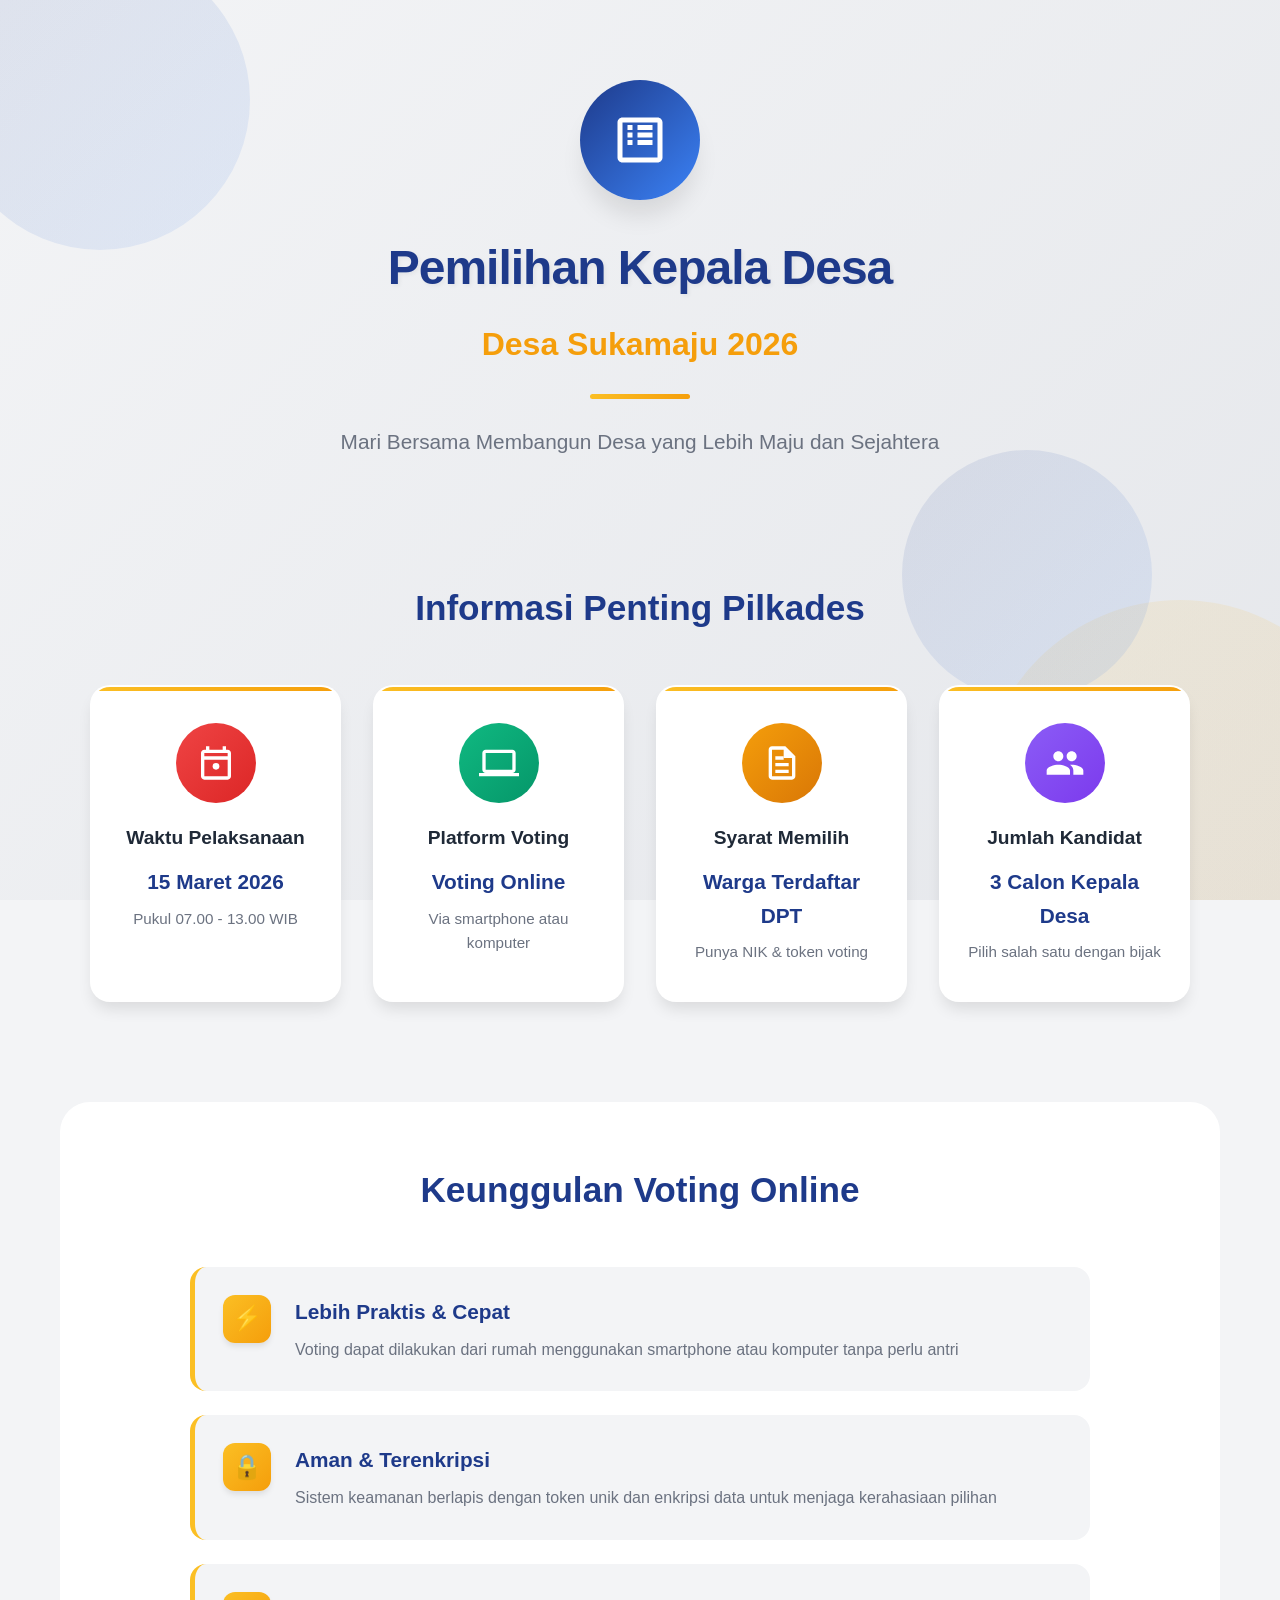
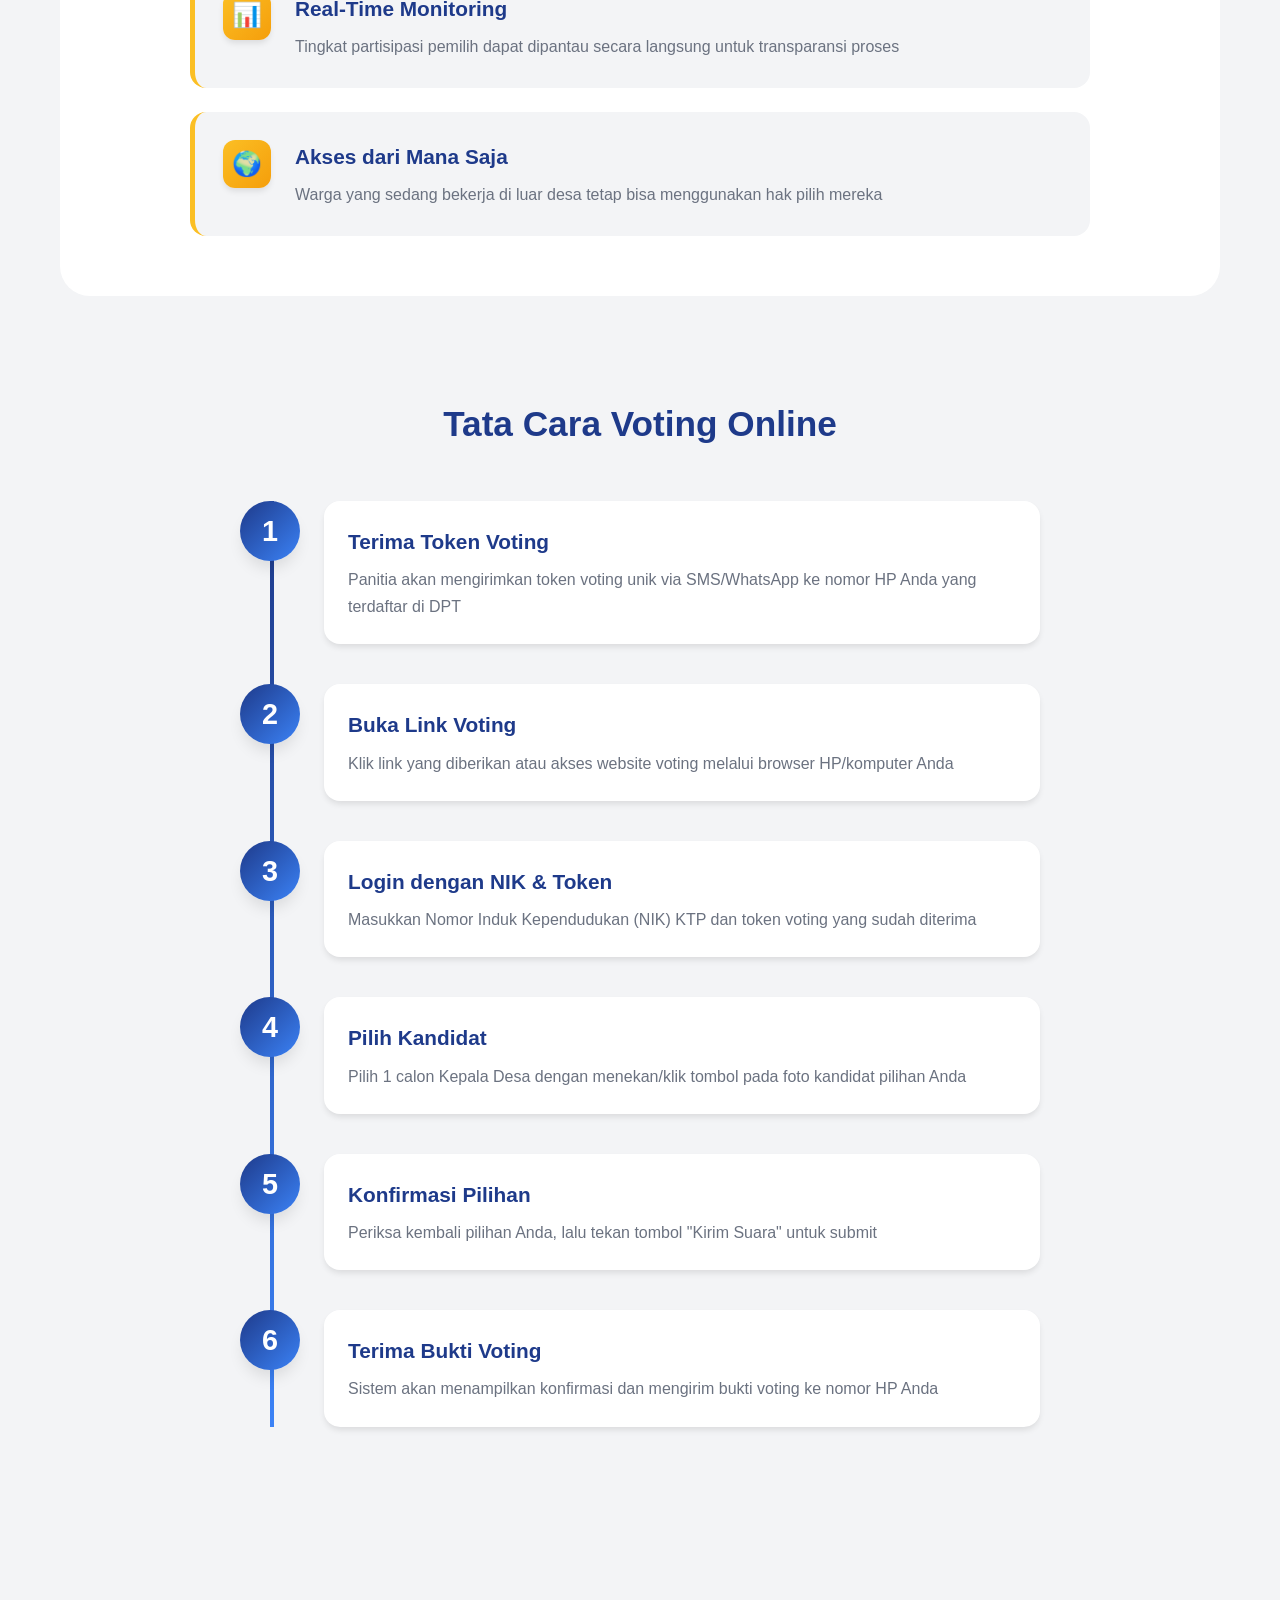
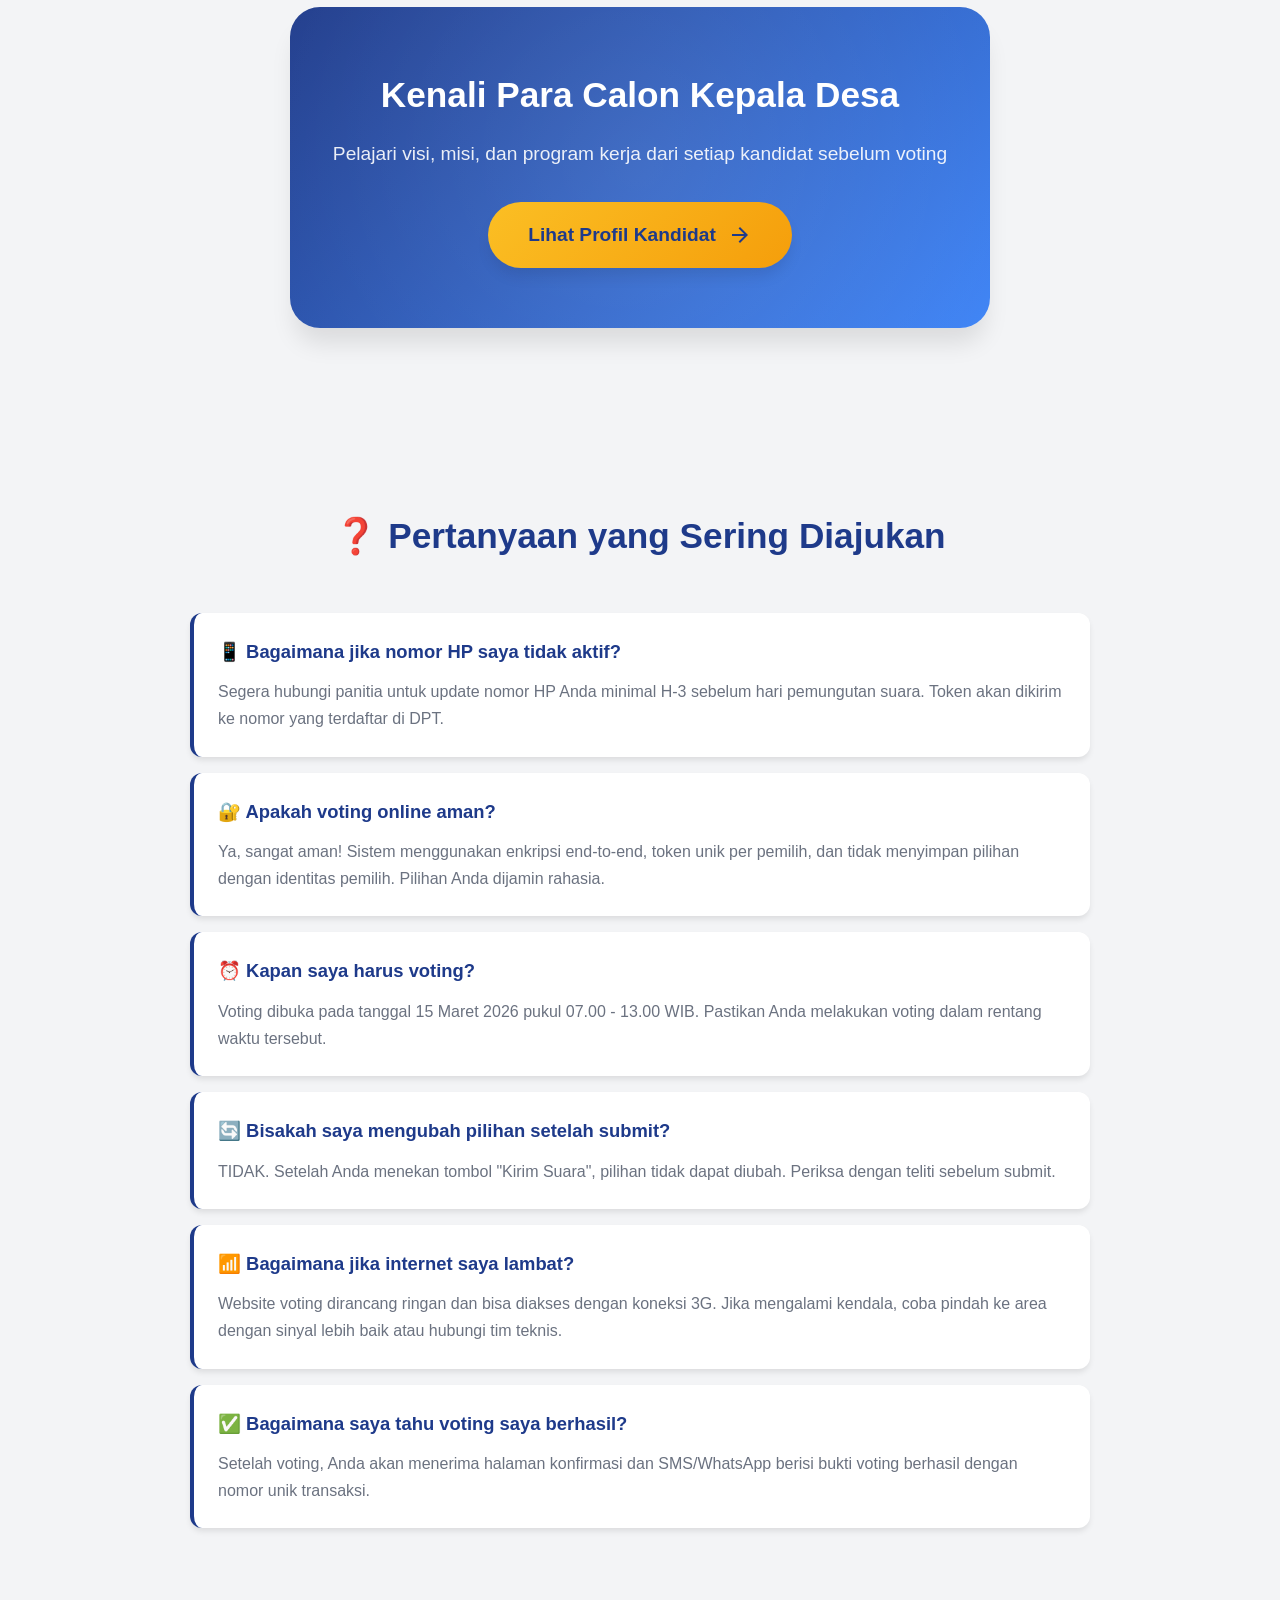
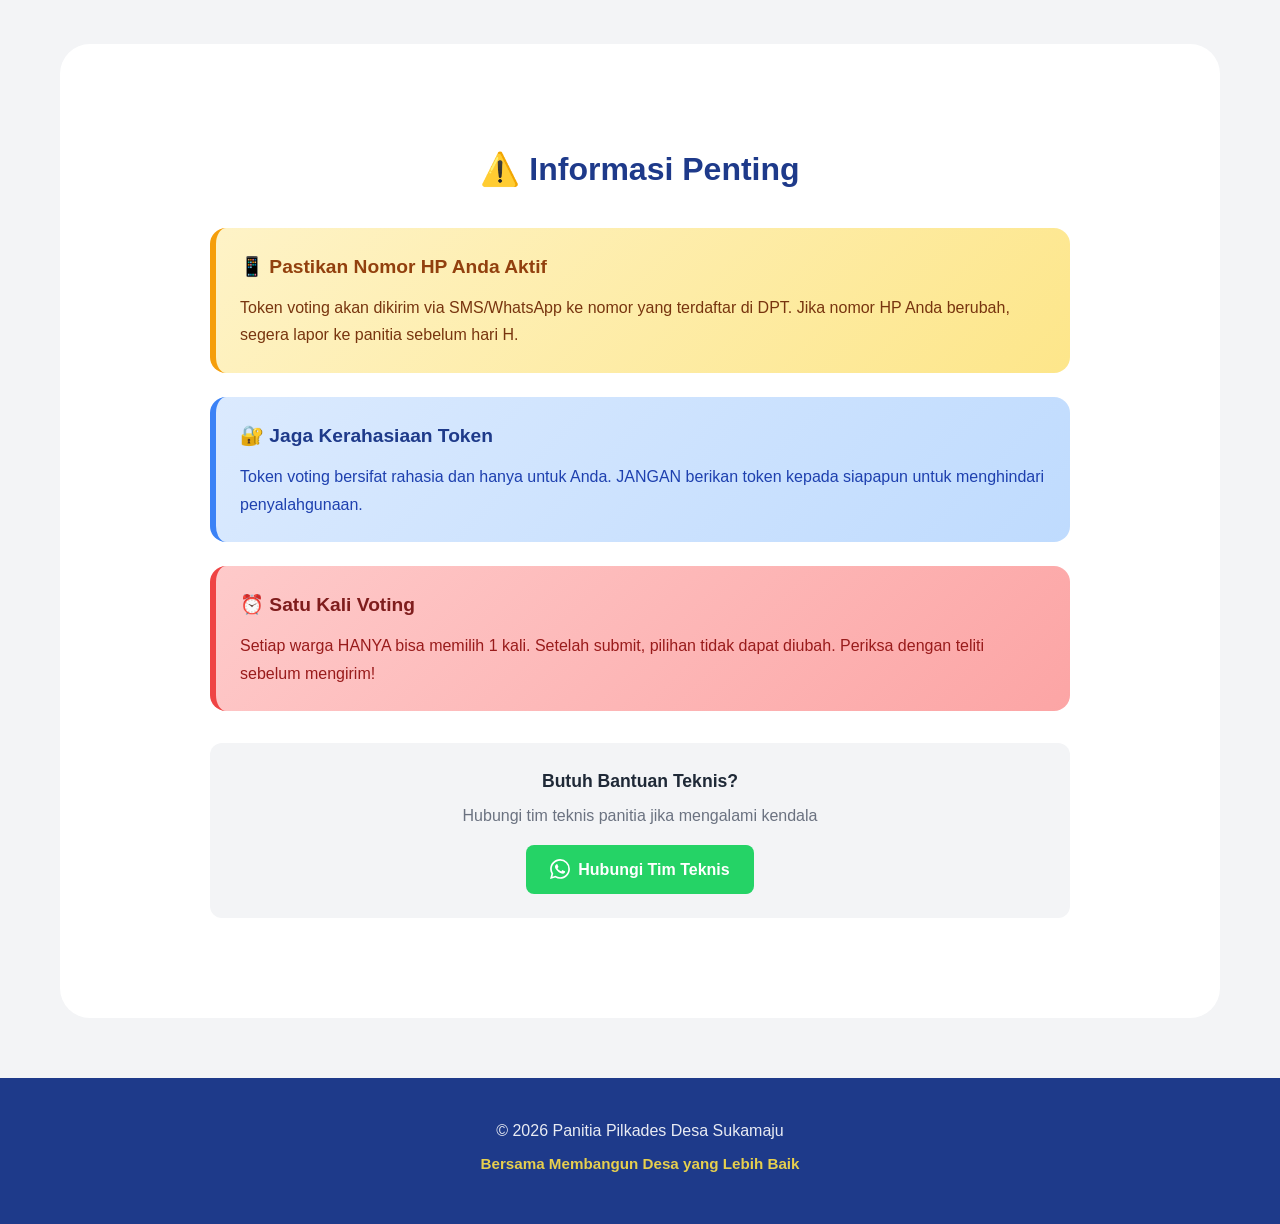
<file: index.html>
<!DOCTYPE html>
<html lang="id">
<head>
    <meta charset="UTF-8">
    <meta name="viewport" content="width=device-width, initial-scale=1.0">
    <meta name="description" content="Sosialisasi Pemilihan Kepala Desa 2026">
    <title>Sosialisasi Pilkades 2026</title>
    <link rel="stylesheet" href="intro-style.css">
</head>
<body>
    <!-- Animated Background -->
    <div class="background-animation">
        <div class="shape shape-1"></div>
        <div class="shape shape-2"></div>
        <div class="shape shape-3"></div>
    </div>

    <!-- Main Container -->
    <div class="container">
        <!-- Hero Section -->
        <section class="hero-intro">
            <div class="hero-content">
                <div class="logo-badge">
                    <svg class="ballot-icon" viewBox="0 0 24 24" fill="currentColor">
                        <path d="M19 3H5c-1.1 0-2 .9-2 2v14c0 1.1.9 2 2 2h14c1.1 0 2-.9 2-2V5c0-1.1-.9-2-2-2zm0 16H5V5h14v14z"/>
                        <path d="M7 12h2v2H7zm0-3h2v2H7zm0-3h2v2H7zm4 6h6v2h-6zm0-3h6v2h-6zm0-3h6v2h-6z"/>
                    </svg>
                </div>
                <h1 class="main-title">Pemilihan Kepala Desa</h1>
                <h2 class="sub-title">Desa Sukamaju 2026</h2>
                <div class="divider-gold"></div>
                <p class="tagline">Mari Bersama Membangun Desa yang Lebih Maju dan Sejahtera</p>
            </div>
        </section>

        <!-- Info Cards Section -->
        <section class="info-section">
            <h3 class="info-title">Informasi Penting Pilkades</h3>
            
            <div class="info-grid">
                <!-- Card 1: Tanggal -->
                <div class="info-card" data-aos="fade-up">
                    <div class="card-icon calendar">
                        <svg viewBox="0 0 24 24" fill="currentColor">
                            <path d="M19 4h-1V2h-2v2H8V2H6v2H5c-1.1 0-2 .9-2 2v14c0 1.1.9 2 2 2h14c1.1 0 2-.9 2-2V6c0-1.1-.9-2-2-2zm0 16H5V10h14v10zM5 8V6h14v2H5z"/>
                            <circle cx="12" cy="14" r="2"/>
                        </svg>
                    </div>
                    <h4>Waktu Pelaksanaan</h4>
                    <p class="highlight-text">15 Maret 2026</p>
                    <p class="detail-text">Pukul 07.00 - 13.00 WIB</p>
                </div>

                <!-- Card 2: Platform -->
                <div class="info-card" data-aos="fade-up" data-aos-delay="100">
                    <div class="card-icon location">
                        <svg viewBox="0 0 24 24" fill="currentColor">
                            <path d="M20 18c1.1 0 1.99-.9 1.99-2L22 6c0-1.1-.9-2-2-2H4c-1.1 0-2 .9-2 2v10c0 1.1.9 2 2 2H0v2h24v-2h-4zM4 6h16v10H4V6z"/>
                        </svg>
                    </div>
                    <h4>Platform Voting</h4>
                    <p class="highlight-text">Voting Online</p>
                    <p class="detail-text">Via smartphone atau komputer</p>
                </div>

                <!-- Card 3: Syarat -->
                <div class="info-card" data-aos="fade-up" data-aos-delay="200">
                    <div class="card-icon document">
                        <svg viewBox="0 0 24 24" fill="currentColor">
                            <path d="M14 2H6c-1.1 0-2 .9-2 2v16c0 1.1.9 2 2 2h12c1.1 0 2-.9 2-2V8l-6-6zm4 18H6V4h7v5h5v11z"/>
                            <path d="M8 16h8v2H8zm0-4h8v2H8zm0-4h5v2H8z"/>
                        </svg>
                    </div>
                    <h4>Syarat Memilih</h4>
                    <p class="highlight-text">Warga Terdaftar DPT</p>
                    <p class="detail-text">Punya NIK & token voting</p>
                </div>

                <!-- Card 4: Kandidat -->
                <div class="info-card" data-aos="fade-up" data-aos-delay="300">
                    <div class="card-icon candidates">
                        <svg viewBox="0 0 24 24" fill="currentColor">
                            <path d="M16 11c1.66 0 3-1.34 3-3s-1.34-3-3-3-3 1.34-3 3 1.34 3 3 3zm-8 0c1.66 0 3-1.34 3-3S9.66 5 8 5 5 6.34 5 8s1.34 3 3 3zm0 2c-2.33 0-7 1.17-7 3.5V19h14v-2.5c0-2.33-4.67-3.5-7-3.5zm8 0c-.29 0-.62.02-.97.05 1.16.84 1.97 1.97 1.97 3.45V19h6v-2.5c0-2.33-4.67-3.5-7-3.5z"/>
                        </svg>
                    </div>
                    <h4>Jumlah Kandidat</h4>
                    <p class="highlight-text">3 Calon Kepala Desa</p>
                    <p class="detail-text">Pilih salah satu dengan bijak</p>
                </div>
            </div>
        </section>

        <!-- Keunggulan Voting Online -->
        <section class="importance-section">
            <h3 class="section-title">Keunggulan Voting Online</h3>
            <div class="importance-grid">
                <div class="importance-item" data-aos="fade-right">
                    <div class="importance-number">⚡</div>
                    <div class="importance-content">
                        <h4>Lebih Praktis & Cepat</h4>
                        <p>Voting dapat dilakukan dari rumah menggunakan smartphone atau komputer tanpa perlu antri</p>
                    </div>
                </div>
                <div class="importance-item" data-aos="fade-right" data-aos-delay="100">
                    <div class="importance-number">🔒</div>
                    <div class="importance-content">
                        <h4>Aman & Terenkripsi</h4>
                        <p>Sistem keamanan berlapis dengan token unik dan enkripsi data untuk menjaga kerahasiaan pilihan</p>
                    </div>
                </div>
                <div class="importance-item" data-aos="fade-right" data-aos-delay="200">
                    <div class="importance-number">📊</div>
                    <div class="importance-content">
                        <h4>Real-Time Monitoring</h4>
                        <p>Tingkat partisipasi pemilih dapat dipantau secara langsung untuk transparansi proses</p>
                    </div>
                </div>
                <div class="importance-item" data-aos="fade-right" data-aos-delay="300">
                    <div class="importance-number">🌍</div>
                    <div class="importance-content">
                        <h4>Akses dari Mana Saja</h4>
                        <p>Warga yang sedang bekerja di luar desa tetap bisa menggunakan hak pilih mereka</p>
                    </div>
                </div>
            </div>
        </section>

        <!-- Tata Cara Voting Online -->
        <section class="procedure-section">
            <h3 class="section-title">Tata Cara Voting Online</h3>
            <div class="procedure-timeline">
                <div class="timeline-item" data-aos="fade-up">
                    <div class="timeline-dot">1</div>
                    <div class="timeline-content">
                        <h4>Terima Token Voting</h4>
                        <p>Panitia akan mengirimkan token voting unik via SMS/WhatsApp ke nomor HP Anda yang terdaftar di DPT</p>
                    </div>
                </div>
                <div class="timeline-item" data-aos="fade-up" data-aos-delay="100">
                    <div class="timeline-dot">2</div>
                    <div class="timeline-content">
                        <h4>Buka Link Voting</h4>
                        <p>Klik link yang diberikan atau akses website voting melalui browser HP/komputer Anda</p>
                    </div>
                </div>
                <div class="timeline-item" data-aos="fade-up" data-aos-delay="200">
                    <div class="timeline-dot">3</div>
                    <div class="timeline-content">
                        <h4>Login dengan NIK & Token</h4>
                        <p>Masukkan Nomor Induk Kependudukan (NIK) KTP dan token voting yang sudah diterima</p>
                    </div>
                </div>
                <div class="timeline-item" data-aos="fade-up" data-aos-delay="300">
                    <div class="timeline-dot">4</div>
                    <div class="timeline-content">
                        <h4>Pilih Kandidat</h4>
                        <p>Pilih 1 calon Kepala Desa dengan menekan/klik tombol pada foto kandidat pilihan Anda</p>
                    </div>
                </div>
                <div class="timeline-item" data-aos="fade-up" data-aos-delay="400">
                    <div class="timeline-dot">5</div>
                    <div class="timeline-content">
                        <h4>Konfirmasi Pilihan</h4>
                        <p>Periksa kembali pilihan Anda, lalu tekan tombol "Kirim Suara" untuk submit</p>
                    </div>
                </div>
                <div class="timeline-item" data-aos="fade-up" data-aos-delay="500">
                    <div class="timeline-dot">6</div>
                    <div class="timeline-content">
                        <h4>Terima Bukti Voting</h4>
                        <p>Sistem akan menampilkan konfirmasi dan mengirim bukti voting ke nomor HP Anda</p>
                    </div>
                </div>
            </div>
        </section>

        <!-- CTA Section -->
        <section class="cta-section">
            <div class="cta-content">
                <h3>Kenali Para Calon Kepala Desa</h3>
                <p>Pelajari visi, misi, dan program kerja dari setiap kandidat sebelum voting</p>
                <a href="kandidat.html" class="btn-primary">
                    <span>Lihat Profil Kandidat</span>
                    <svg class="arrow-icon" viewBox="0 0 24 24" fill="currentColor">
                        <path d="M12 4l-1.41 1.41L16.17 11H4v2h12.17l-5.58 5.59L12 20l8-8z"/>
                    </svg>
                </a>
            </div>
        </section>

        <!-- FAQ Section -->
        <section class="importance-section" style="background: transparent; margin: 40px 0;">
            <h3 class="section-title">❓ Pertanyaan yang Sering Diajukan</h3>
            <div style="max-width: 900px; margin: 0 auto;">
                
                <div class="faq-item" data-aos="fade-up">
                    <h4 class="faq-question">📱 Bagaimana jika nomor HP saya tidak aktif?</h4>
                    <p class="faq-answer">Segera hubungi panitia untuk update nomor HP Anda minimal H-3 sebelum hari pemungutan suara. Token akan dikirim ke nomor yang terdaftar di DPT.</p>
                </div>

                <div class="faq-item" data-aos="fade-up" data-aos-delay="100">
                    <h4 class="faq-question">🔐 Apakah voting online aman?</h4>
                    <p class="faq-answer">Ya, sangat aman! Sistem menggunakan enkripsi end-to-end, token unik per pemilih, dan tidak menyimpan pilihan dengan identitas pemilih. Pilihan Anda dijamin rahasia.</p>
                </div>

                <div class="faq-item" data-aos="fade-up" data-aos-delay="200">
                    <h4 class="faq-question">⏰ Kapan saya harus voting?</h4>
                    <p class="faq-answer">Voting dibuka pada tanggal 15 Maret 2026 pukul 07.00 - 13.00 WIB. Pastikan Anda melakukan voting dalam rentang waktu tersebut.</p>
                </div>

                <div class="faq-item" data-aos="fade-up" data-aos-delay="300">
                    <h4 class="faq-question">🔄 Bisakah saya mengubah pilihan setelah submit?</h4>
                    <p class="faq-answer">TIDAK. Setelah Anda menekan tombol "Kirim Suara", pilihan tidak dapat diubah. Periksa dengan teliti sebelum submit.</p>
                </div>

                <div class="faq-item" data-aos="fade-up" data-aos-delay="400">
                    <h4 class="faq-question">📶 Bagaimana jika internet saya lambat?</h4>
                    <p class="faq-answer">Website voting dirancang ringan dan bisa diakses dengan koneksi 3G. Jika mengalami kendala, coba pindah ke area dengan sinyal lebih baik atau hubungi tim teknis.</p>
                </div>

                <div class="faq-item" data-aos="fade-up" data-aos-delay="500">
                    <h4 class="faq-question">✅ Bagaimana saya tahu voting saya berhasil?</h4>
                    <p class="faq-answer">Setelah voting, Anda akan menerima halaman konfirmasi dan SMS/WhatsApp berisi bukti voting berhasil dengan nomor unik transaksi.</p>
                </div>

            </div>
        </section>

        <!-- Info Penting Section -->
        <section class="quote-section">
            <div style="max-width: 900px; margin: 0 auto; padding: 40px 20px;">
                <h3 style="font-size: 2rem; color: var(--primary-blue); text-align: center; margin-bottom: 32px; font-weight: 800;">⚠️ Informasi Penting</h3>
                
                <div style="background: linear-gradient(135deg, #fef3c7 0%, #fde68a 100%); padding: 24px; border-radius: 16px; border-left: 6px solid #f59e0b; margin-bottom: 24px;">
                    <h4 style="color: #92400e; font-size: 1.2rem; margin-bottom: 12px; font-weight: 700;">📱 Pastikan Nomor HP Anda Aktif</h4>
                    <p style="color: #78350f; line-height: 1.7; margin: 0;">Token voting akan dikirim via SMS/WhatsApp ke nomor yang terdaftar di DPT. Jika nomor HP Anda berubah, segera lapor ke panitia sebelum hari H.</p>
                </div>

                <div style="background: linear-gradient(135deg, #dbeafe 0%, #bfdbfe 100%); padding: 24px; border-radius: 16px; border-left: 6px solid #3b82f6; margin-bottom: 24px;">
                    <h4 style="color: #1e3a8a; font-size: 1.2rem; margin-bottom: 12px; font-weight: 700;">🔐 Jaga Kerahasiaan Token</h4>
                    <p style="color: #1e40af; line-height: 1.7; margin: 0;">Token voting bersifat rahasia dan hanya untuk Anda. JANGAN berikan token kepada siapapun untuk menghindari penyalahgunaan.</p>
                </div>

                <div style="background: linear-gradient(135deg, #fecaca 0%, #fca5a5 100%); padding: 24px; border-radius: 16px; border-left: 6px solid #ef4444;">
                    <h4 style="color: #7f1d1d; font-size: 1.2rem; margin-bottom: 12px; font-weight: 700;">⏰ Satu Kali Voting</h4>
                    <p style="color: #991b1b; line-height: 1.7; margin: 0;">Setiap warga HANYA bisa memilih 1 kali. Setelah submit, pilihan tidak dapat diubah. Periksa dengan teliti sebelum mengirim!</p>
                </div>

                <div style="text-align: center; margin-top: 32px; padding: 24px; background: var(--gray-bg); border-radius: 12px;">
                    <p style="font-size: 1.1rem; color: var(--text-dark); margin-bottom: 8px;">
                        <strong>Butuh Bantuan Teknis?</strong>
                    </p>
                    <p style="color: var(--text-light); margin-bottom: 16px;">Hubungi tim teknis panitia jika mengalami kendala</p>
                    <a href="https://wa.me/6281234567890?text=Halo%2C%20saya%20butuh%20bantuan%20untuk%20voting%20online" 
                       style="display: inline-flex; align-items: center; gap: 8px; background: #25d366; color: white; padding: 12px 24px; border-radius: 8px; text-decoration: none; font-weight: 600;">
                        <svg width="20" height="20" viewBox="0 0 24 24" fill="currentColor">
                            <path d="M17.472 14.382c-.297-.149-1.758-.867-2.03-.967-.273-.099-.471-.148-.67.15-.197.297-.767.966-.94 1.164-.173.199-.347.223-.644.075-.297-.15-1.255-.463-2.39-1.475-.883-.788-1.48-1.761-1.653-2.059-.173-.297-.018-.458.13-.606.134-.133.298-.347.446-.52.149-.174.198-.298.298-.497.099-.198.05-.371-.025-.52-.075-.149-.669-1.612-.916-2.207-.242-.579-.487-.5-.669-.51-.173-.008-.371-.01-.57-.01-.198 0-.52.074-.792.372-.272.297-1.04 1.016-1.04 2.479 0 1.462 1.065 2.875 1.213 3.074.149.198 2.096 3.2 5.077 4.487.709.306 1.262.489 1.694.625.712.227 1.36.195 1.871.118.571-.085 1.758-.719 2.006-1.413.248-.694.248-1.289.173-1.413-.074-.124-.272-.198-.57-.347m-5.421 7.403h-.004a9.87 9.87 0 01-5.031-1.378l-.361-.214-3.741.982.998-3.648-.235-.374a9.86 9.86 0 01-1.51-5.26c.001-5.45 4.436-9.884 9.888-9.884 2.64 0 5.122 1.03 6.988 2.898a9.825 9.825 0 012.893 6.994c-.003 5.45-4.437 9.884-9.885 9.884m8.413-18.297A11.815 11.815 0 0012.05 0C5.495 0 .16 5.335.157 11.892c0 2.096.547 4.142 1.588 5.945L.057 24l6.305-1.654a11.882 11.882 0 005.683 1.448h.005c6.554 0 11.89-5.335 11.893-11.893a11.821 11.821 0 00-3.48-8.413Z"/>
                        </svg>
                        Hubungi Tim Teknis
                    </a>
                </div>
            </div>
        </section>
    </div>

    <!-- Footer -->
    <footer class="footer-intro">
        <div class="footer-content">
            <p>&copy; 2026 Panitia Pilkades Desa Sukamaju</p>
            <p class="footer-tagline">Bersama Membangun Desa yang Lebih Baik</p>
        </div>
    </footer>

    <script src="intro-script.js"></script>
</body>
</html>
</file>
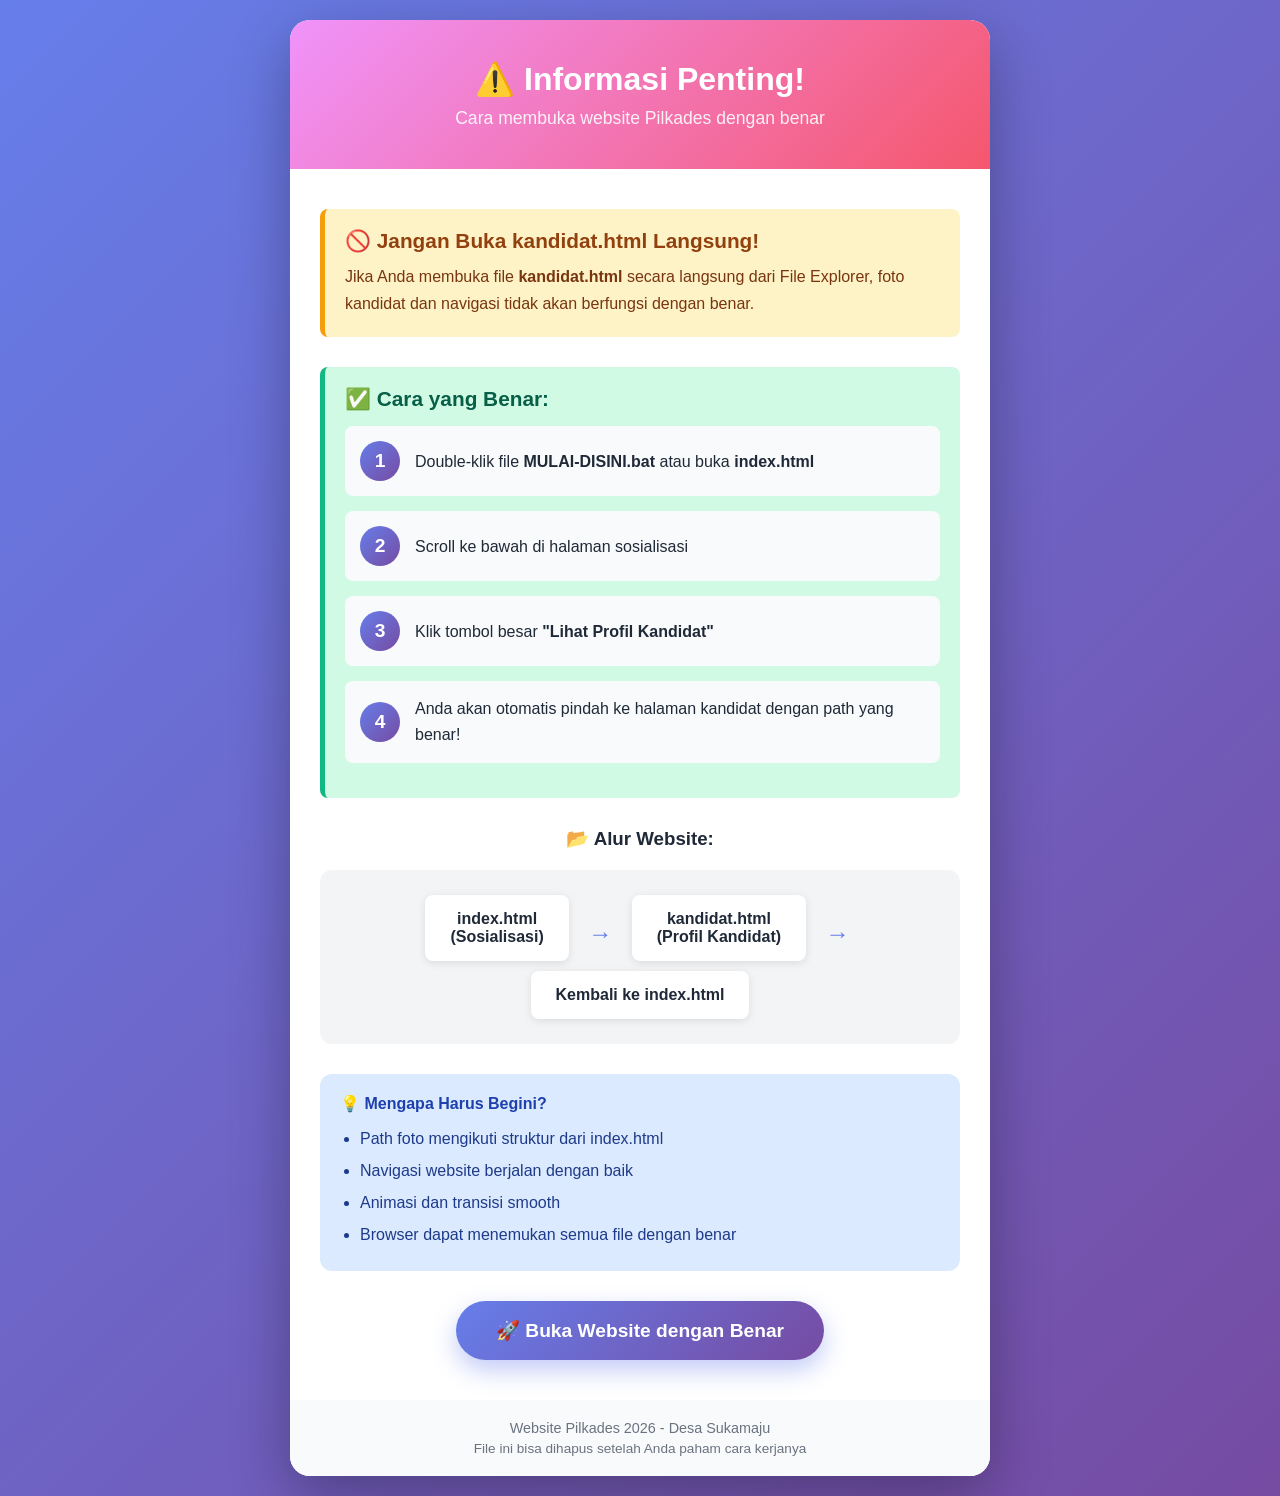
<file: BACA-DULU.html>
<!DOCTYPE html>
<html lang="id">
<head>
    <meta charset="UTF-8">
    <meta name="viewport" content="width=device-width, initial-scale=1.0">
    <title>⚠️ Info Penting - Cara Membuka Website</title>
    <style>
        * {
            margin: 0;
            padding: 0;
            box-sizing: border-box;
        }
        body {
            font-family: 'Segoe UI', Tahoma, Geneva, Verdana, sans-serif;
            background: linear-gradient(135deg, #667eea 0%, #764ba2 100%);
            min-height: 100vh;
            display: flex;
            align-items: center;
            justify-content: center;
            padding: 20px;
        }
        .container {
            background: white;
            max-width: 700px;
            border-radius: 20px;
            box-shadow: 0 20px 60px rgba(0,0,0,0.3);
            overflow: hidden;
            animation: slideUp 0.5s ease;
        }
        @keyframes slideUp {
            from {
                opacity: 0;
                transform: translateY(30px);
            }
            to {
                opacity: 1;
                transform: translateY(0);
            }
        }
        .header {
            background: linear-gradient(135deg, #f093fb 0%, #f5576c 100%);
            color: white;
            padding: 40px 30px;
            text-align: center;
        }
        .header h1 {
            font-size: 2rem;
            margin-bottom: 10px;
        }
        .header p {
            opacity: 0.9;
            font-size: 1.1rem;
        }
        .content {
            padding: 40px 30px;
        }
        .warning-box {
            background: #fef3c7;
            border-left: 5px solid #f59e0b;
            padding: 20px;
            border-radius: 8px;
            margin-bottom: 30px;
        }
        .warning-box h3 {
            color: #92400e;
            margin-bottom: 10px;
            font-size: 1.3rem;
        }
        .warning-box p {
            color: #78350f;
            line-height: 1.7;
        }
        .success-box {
            background: #d1fae5;
            border-left: 5px solid #10b981;
            padding: 20px;
            border-radius: 8px;
            margin-bottom: 30px;
        }
        .success-box h3 {
            color: #065f46;
            margin-bottom: 10px;
            font-size: 1.3rem;
        }
        .step {
            display: flex;
            align-items: center;
            gap: 15px;
            margin: 15px 0;
            padding: 15px;
            background: #f9fafb;
            border-radius: 8px;
        }
        .step-number {
            width: 40px;
            height: 40px;
            background: linear-gradient(135deg, #667eea 0%, #764ba2 100%);
            color: white;
            border-radius: 50%;
            display: flex;
            align-items: center;
            justify-content: center;
            font-weight: bold;
            font-size: 1.2rem;
            flex-shrink: 0;
        }
        .step-text {
            color: #1f2937;
            font-size: 1rem;
            line-height: 1.6;
        }
        .btn-container {
            text-align: center;
            margin-top: 30px;
        }
        .btn-primary {
            display: inline-block;
            background: linear-gradient(135deg, #667eea 0%, #764ba2 100%);
            color: white;
            padding: 18px 40px;
            border-radius: 50px;
            text-decoration: none;
            font-size: 1.2rem;
            font-weight: 600;
            box-shadow: 0 10px 25px rgba(102, 126, 234, 0.4);
            transition: all 0.3s ease;
        }
        .btn-primary:hover {
            transform: translateY(-3px);
            box-shadow: 0 15px 35px rgba(102, 126, 234, 0.5);
        }
        .flow-diagram {
            background: #f3f4f6;
            padding: 20px;
            border-radius: 12px;
            margin: 20px 0;
            text-align: center;
        }
        .flow-item {
            display: inline-block;
            background: white;
            padding: 15px 25px;
            border-radius: 8px;
            margin: 5px;
            box-shadow: 0 2px 8px rgba(0,0,0,0.1);
            font-weight: 600;
            color: #1f2937;
        }
        .arrow {
            display: inline-block;
            font-size: 1.5rem;
            color: #667eea;
            margin: 0 10px;
        }
        .footer {
            background: #f9fafb;
            padding: 20px 30px;
            text-align: center;
            color: #6b7280;
            font-size: 0.9rem;
        }
        @media (max-width: 600px) {
            .header h1 {
                font-size: 1.5rem;
            }
            .content {
                padding: 30px 20px;
            }
            .flow-item {
                display: block;
                margin: 10px 0;
            }
            .arrow {
                display: block;
                transform: rotate(90deg);
            }
        }
    </style>
</head>
<body>
    <div class="container">
        <div class="header">
            <h1>⚠️ Informasi Penting!</h1>
            <p>Cara membuka website Pilkades dengan benar</p>
        </div>

        <div class="content">
            <div class="warning-box">
                <h3>🚫 Jangan Buka kandidat.html Langsung!</h3>
                <p>Jika Anda membuka file <strong>kandidat.html</strong> secara langsung dari File Explorer, foto kandidat dan navigasi tidak akan berfungsi dengan benar.</p>
            </div>

            <div class="success-box">
                <h3>✅ Cara yang Benar:</h3>
                <div class="step">
                    <div class="step-number">1</div>
                    <div class="step-text">Double-klik file <strong>MULAI-DISINI.bat</strong> atau buka <strong>index.html</strong></div>
                </div>
                <div class="step">
                    <div class="step-number">2</div>
                    <div class="step-text">Scroll ke bawah di halaman sosialisasi</div>
                </div>
                <div class="step">
                    <div class="step-number">3</div>
                    <div class="step-text">Klik tombol besar <strong>"Lihat Profil Kandidat"</strong></div>
                </div>
                <div class="step">
                    <div class="step-number">4</div>
                    <div class="step-text">Anda akan otomatis pindah ke halaman kandidat dengan path yang benar!</div>
                </div>
            </div>

            <h3 style="color: #1f2937; margin: 30px 0 15px; text-align: center;">📂 Alur Website:</h3>
            <div class="flow-diagram">
                <div class="flow-item">index.html<br>(Sosialisasi)</div>
                <span class="arrow">→</span>
                <div class="flow-item">kandidat.html<br>(Profil Kandidat)</div>
                <span class="arrow">→</span>
                <div class="flow-item">Kembali ke index.html</div>
            </div>

            <div style="background: #dbeafe; padding: 20px; border-radius: 12px; margin-top: 30px;">
                <h4 style="color: #1e40af; margin-bottom: 10px;">💡 Mengapa Harus Begini?</h4>
                <ul style="color: #1e3a8a; line-height: 2; padding-left: 20px;">
                    <li>Path foto mengikuti struktur dari index.html</li>
                    <li>Navigasi website berjalan dengan baik</li>
                    <li>Animasi dan transisi smooth</li>
                    <li>Browser dapat menemukan semua file dengan benar</li>
                </ul>
            </div>

            <div class="btn-container">
                <a href="index.html" class="btn-primary">🚀 Buka Website dengan Benar</a>
            </div>
        </div>

        <div class="footer">
            <p>Website Pilkades 2026 - Desa Sukamaju</p>
            <p style="margin-top: 5px; font-size: 0.85rem;">File ini bisa dihapus setelah Anda paham cara kerjanya</p>
        </div>
    </div>

    <script>
        console.log("═══════════════════════════════════════════");
        console.log("⚠️  CARA MEMBUKA WEBSITE YANG BENAR:");
        console.log("1. Buka index.html (halaman sosialisasi)");
        console.log("2. Klik tombol 'Lihat Profil Kandidat'");
        console.log("3. JANGAN buka kandidat.html langsung!");
        console.log("═══════════════════════════════════════════");
    </script>
</body>
</html>
</file>
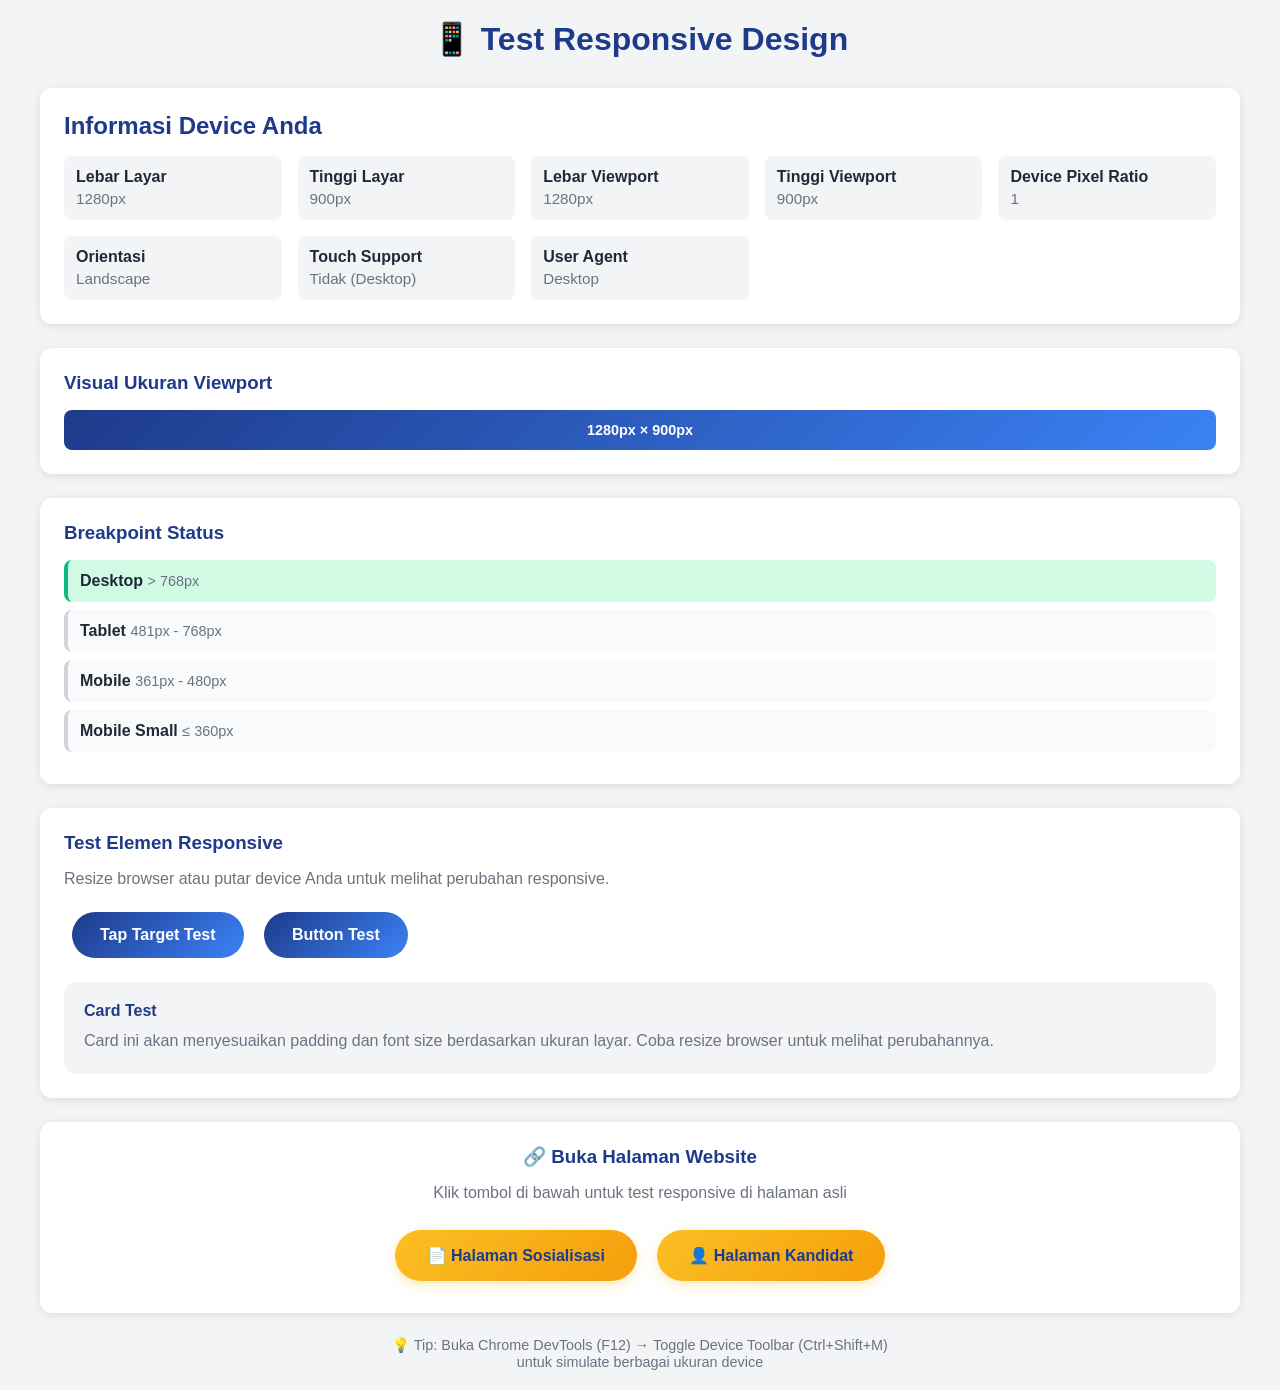
<file: TEST-RESPONSIVE.html>
<!DOCTYPE html>
<html lang="id">
<head>
    <meta charset="UTF-8">
    <meta name="viewport" content="width=device-width, initial-scale=1.0">
    <title>Test Responsive Design</title>
    <style>
        * {
            margin: 0;
            padding: 0;
            box-sizing: border-box;
        }
        body {
            font-family: -apple-system, BlinkMacSystemFont, 'Segoe UI', 'Roboto', sans-serif;
            background: #f3f4f6;
            padding: 20px;
        }
        .container {
            max-width: 1200px;
            margin: 0 auto;
        }
        h1 {
            color: #1e3a8a;
            margin-bottom: 30px;
            text-align: center;
        }
        .device-info {
            background: white;
            padding: 24px;
            border-radius: 12px;
            margin-bottom: 24px;
            box-shadow: 0 2px 8px rgba(0,0,0,0.1);
        }
        .device-info h2 {
            color: #1e3a8a;
            margin-bottom: 16px;
        }
        .info-grid {
            display: grid;
            grid-template-columns: repeat(auto-fit, minmax(200px, 1fr));
            gap: 16px;
        }
        .info-item {
            background: #f3f4f6;
            padding: 12px;
            border-radius: 8px;
        }
        .info-item strong {
            color: #1f2937;
            display: block;
            margin-bottom: 4px;
        }
        .info-item span {
            color: #6b7280;
            font-size: 0.95rem;
        }
        .viewport-visual {
            background: white;
            padding: 24px;
            border-radius: 12px;
            margin-bottom: 24px;
            box-shadow: 0 2px 8px rgba(0,0,0,0.1);
        }
        .viewport-visual h3 {
            color: #1e3a8a;
            margin-bottom: 16px;
        }
        .viewport-bar {
            height: 40px;
            background: linear-gradient(135deg, #1e3a8a 0%, #3b82f6 100%);
            border-radius: 8px;
            position: relative;
            overflow: hidden;
        }
        .viewport-label {
            position: absolute;
            left: 50%;
            top: 50%;
            transform: translate(-50%, -50%);
            color: white;
            font-weight: 600;
            font-size: 0.9rem;
        }
        .breakpoints {
            background: white;
            padding: 24px;
            border-radius: 12px;
            margin-bottom: 24px;
            box-shadow: 0 2px 8px rgba(0,0,0,0.1);
        }
        .breakpoints h3 {
            color: #1e3a8a;
            margin-bottom: 16px;
        }
        .breakpoint-item {
            padding: 12px;
            margin-bottom: 8px;
            border-radius: 8px;
            border-left: 4px solid #d1d5db;
            background: #f9fafb;
        }
        .breakpoint-item.active {
            border-left-color: #10b981;
            background: #d1fae5;
        }
        .breakpoint-item strong {
            color: #1f2937;
        }
        .breakpoint-item span {
            color: #6b7280;
            font-size: 0.9rem;
        }
        .test-elements {
            background: white;
            padding: 24px;
            border-radius: 12px;
            box-shadow: 0 2px 8px rgba(0,0,0,0.1);
        }
        .test-elements h3 {
            color: #1e3a8a;
            margin-bottom: 16px;
        }
        .test-button {
            display: inline-block;
            background: linear-gradient(135deg, #1e3a8a 0%, #3b82f6 100%);
            color: white;
            padding: 14px 28px;
            border-radius: 50px;
            text-decoration: none;
            margin: 8px;
            font-weight: 600;
            transition: transform 0.2s;
        }
        .test-button:active {
            transform: scale(0.95);
        }
        .test-card {
            background: #f3f4f6;
            padding: 20px;
            border-radius: 12px;
            margin-top: 16px;
        }
        .test-card h4 {
            color: #1e3a8a;
            margin-bottom: 8px;
        }
        .test-card p {
            color: #6b7280;
            line-height: 1.6;
        }
        .link-section {
            background: white;
            padding: 24px;
            border-radius: 12px;
            margin-top: 24px;
            box-shadow: 0 2px 8px rgba(0,0,0,0.1);
            text-align: center;
        }
        .link-section h3 {
            color: #1e3a8a;
            margin-bottom: 16px;
        }
        .link-button {
            display: inline-block;
            background: linear-gradient(135deg, #fbbf24 0%, #f59e0b 100%);
            color: #1e3a8a;
            padding: 16px 32px;
            border-radius: 50px;
            text-decoration: none;
            margin: 8px;
            font-weight: 700;
            box-shadow: 0 4px 12px rgba(251, 191, 36, 0.3);
            transition: all 0.3s;
        }
        .link-button:hover {
            transform: translateY(-2px);
            box-shadow: 0 6px 16px rgba(251, 191, 36, 0.4);
        }
        @media (max-width: 768px) {
            body {
                padding: 12px;
            }
            h1 {
                font-size: 1.6rem;
            }
            .info-grid {
                grid-template-columns: 1fr;
            }
        }
        @media (max-width: 480px) {
            h1 {
                font-size: 1.4rem;
            }
            .test-button, .link-button {
                width: 100%;
                text-align: center;
            }
        }
    </style>
</head>
<body>
    <div class="container">
        <h1>📱 Test Responsive Design</h1>

        <!-- Device Info -->
        <div class="device-info">
            <h2>Informasi Device Anda</h2>
            <div class="info-grid">
                <div class="info-item">
                    <strong>Lebar Layar</strong>
                    <span id="screenWidth">-</span>
                </div>
                <div class="info-item">
                    <strong>Tinggi Layar</strong>
                    <span id="screenHeight">-</span>
                </div>
                <div class="info-item">
                    <strong>Lebar Viewport</strong>
                    <span id="viewportWidth">-</span>
                </div>
                <div class="info-item">
                    <strong>Tinggi Viewport</strong>
                    <span id="viewportHeight">-</span>
                </div>
                <div class="info-item">
                    <strong>Device Pixel Ratio</strong>
                    <span id="devicePixelRatio">-</span>
                </div>
                <div class="info-item">
                    <strong>Orientasi</strong>
                    <span id="orientation">-</span>
                </div>
                <div class="info-item">
                    <strong>Touch Support</strong>
                    <span id="touchSupport">-</span>
                </div>
                <div class="info-item">
                    <strong>User Agent</strong>
                    <span id="userAgent">-</span>
                </div>
            </div>
        </div>

        <!-- Viewport Visual -->
        <div class="viewport-visual">
            <h3>Visual Ukuran Viewport</h3>
            <div class="viewport-bar">
                <div class="viewport-label" id="viewportLabel">-</div>
            </div>
        </div>

        <!-- Breakpoints -->
        <div class="breakpoints">
            <h3>Breakpoint Status</h3>
            <div class="breakpoint-item" id="bp-desktop">
                <strong>Desktop</strong> <span>> 768px</span>
            </div>
            <div class="breakpoint-item" id="bp-tablet">
                <strong>Tablet</strong> <span>481px - 768px</span>
            </div>
            <div class="breakpoint-item" id="bp-mobile">
                <strong>Mobile</strong> <span>361px - 480px</span>
            </div>
            <div class="breakpoint-item" id="bp-mobile-small">
                <strong>Mobile Small</strong> <span>≤ 360px</span>
            </div>
        </div>

        <!-- Test Elements -->
        <div class="test-elements">
            <h3>Test Elemen Responsive</h3>
            <p style="color: #6b7280; margin-bottom: 16px;">
                Resize browser atau putar device Anda untuk melihat perubahan responsive.
            </p>
            
            <a href="#" class="test-button">Tap Target Test</a>
            <a href="#" class="test-button">Button Test</a>

            <div class="test-card">
                <h4>Card Test</h4>
                <p>Card ini akan menyesuaikan padding dan font size berdasarkan ukuran layar. Coba resize browser untuk melihat perubahannya.</p>
            </div>
        </div>

        <!-- Links -->
        <div class="link-section">
            <h3>🔗 Buka Halaman Website</h3>
            <p style="color: #6b7280; margin-bottom: 20px;">
                Klik tombol di bawah untuk test responsive di halaman asli
            </p>
            <a href="index.html" class="link-button">📄 Halaman Sosialisasi</a>
            <a href="kandidat.html" class="link-button">👤 Halaman Kandidat</a>
        </div>

        <div style="text-align: center; margin-top: 24px; color: #6b7280; font-size: 0.9rem;">
            <p>💡 Tip: Buka Chrome DevTools (F12) → Toggle Device Toolbar (Ctrl+Shift+M)</p>
            <p>untuk simulate berbagai ukuran device</p>
        </div>
    </div>

    <script>
        function updateDeviceInfo() {
            // Screen Info
            document.getElementById('screenWidth').textContent = screen.width + 'px';
            document.getElementById('screenHeight').textContent = screen.height + 'px';
            
            // Viewport Info
            const vw = Math.max(document.documentElement.clientWidth || 0, window.innerWidth || 0);
            const vh = Math.max(document.documentElement.clientHeight || 0, window.innerHeight || 0);
            document.getElementById('viewportWidth').textContent = vw + 'px';
            document.getElementById('viewportHeight').textContent = vh + 'px';
            document.getElementById('viewportLabel').textContent = vw + 'px × ' + vh + 'px';
            
            // Device Info
            document.getElementById('devicePixelRatio').textContent = window.devicePixelRatio || 1;
            document.getElementById('orientation').textContent = 
                window.innerWidth > window.innerHeight ? 'Landscape' : 'Portrait';
            document.getElementById('touchSupport').textContent = 
                'ontouchstart' in window ? 'Ya (Touch Device)' : 'Tidak (Desktop)';
            
            // User Agent (shortened)
            const ua = navigator.userAgent;
            let deviceType = 'Unknown';
            if (/mobile/i.test(ua)) deviceType = 'Mobile';
            else if (/tablet|ipad/i.test(ua)) deviceType = 'Tablet';
            else deviceType = 'Desktop';
            document.getElementById('userAgent').textContent = deviceType;

            // Update Breakpoints
            document.querySelectorAll('.breakpoint-item').forEach(el => el.classList.remove('active'));
            
            if (vw > 768) {
                document.getElementById('bp-desktop').classList.add('active');
            } else if (vw > 480) {
                document.getElementById('bp-tablet').classList.add('active');
            } else if (vw > 360) {
                document.getElementById('bp-mobile').classList.add('active');
            } else {
                document.getElementById('bp-mobile-small').classList.add('active');
            }
        }

        // Update on load and resize
        updateDeviceInfo();
        window.addEventListener('resize', updateDeviceInfo);
        window.addEventListener('orientationchange', updateDeviceInfo);

        // Log info to console
        console.log('%c📱 Responsive Test Info', 'color: #1e3a8a; font-size: 16px; font-weight: bold;');
        console.log('Viewport:', window.innerWidth + 'px × ' + window.innerHeight + 'px');
        console.log('Screen:', screen.width + 'px × ' + screen.height + 'px');
        console.log('Device Pixel Ratio:', window.devicePixelRatio);
        console.log('Touch Support:', 'ontouchstart' in window);
    </script>
</body>
</html>
</file>
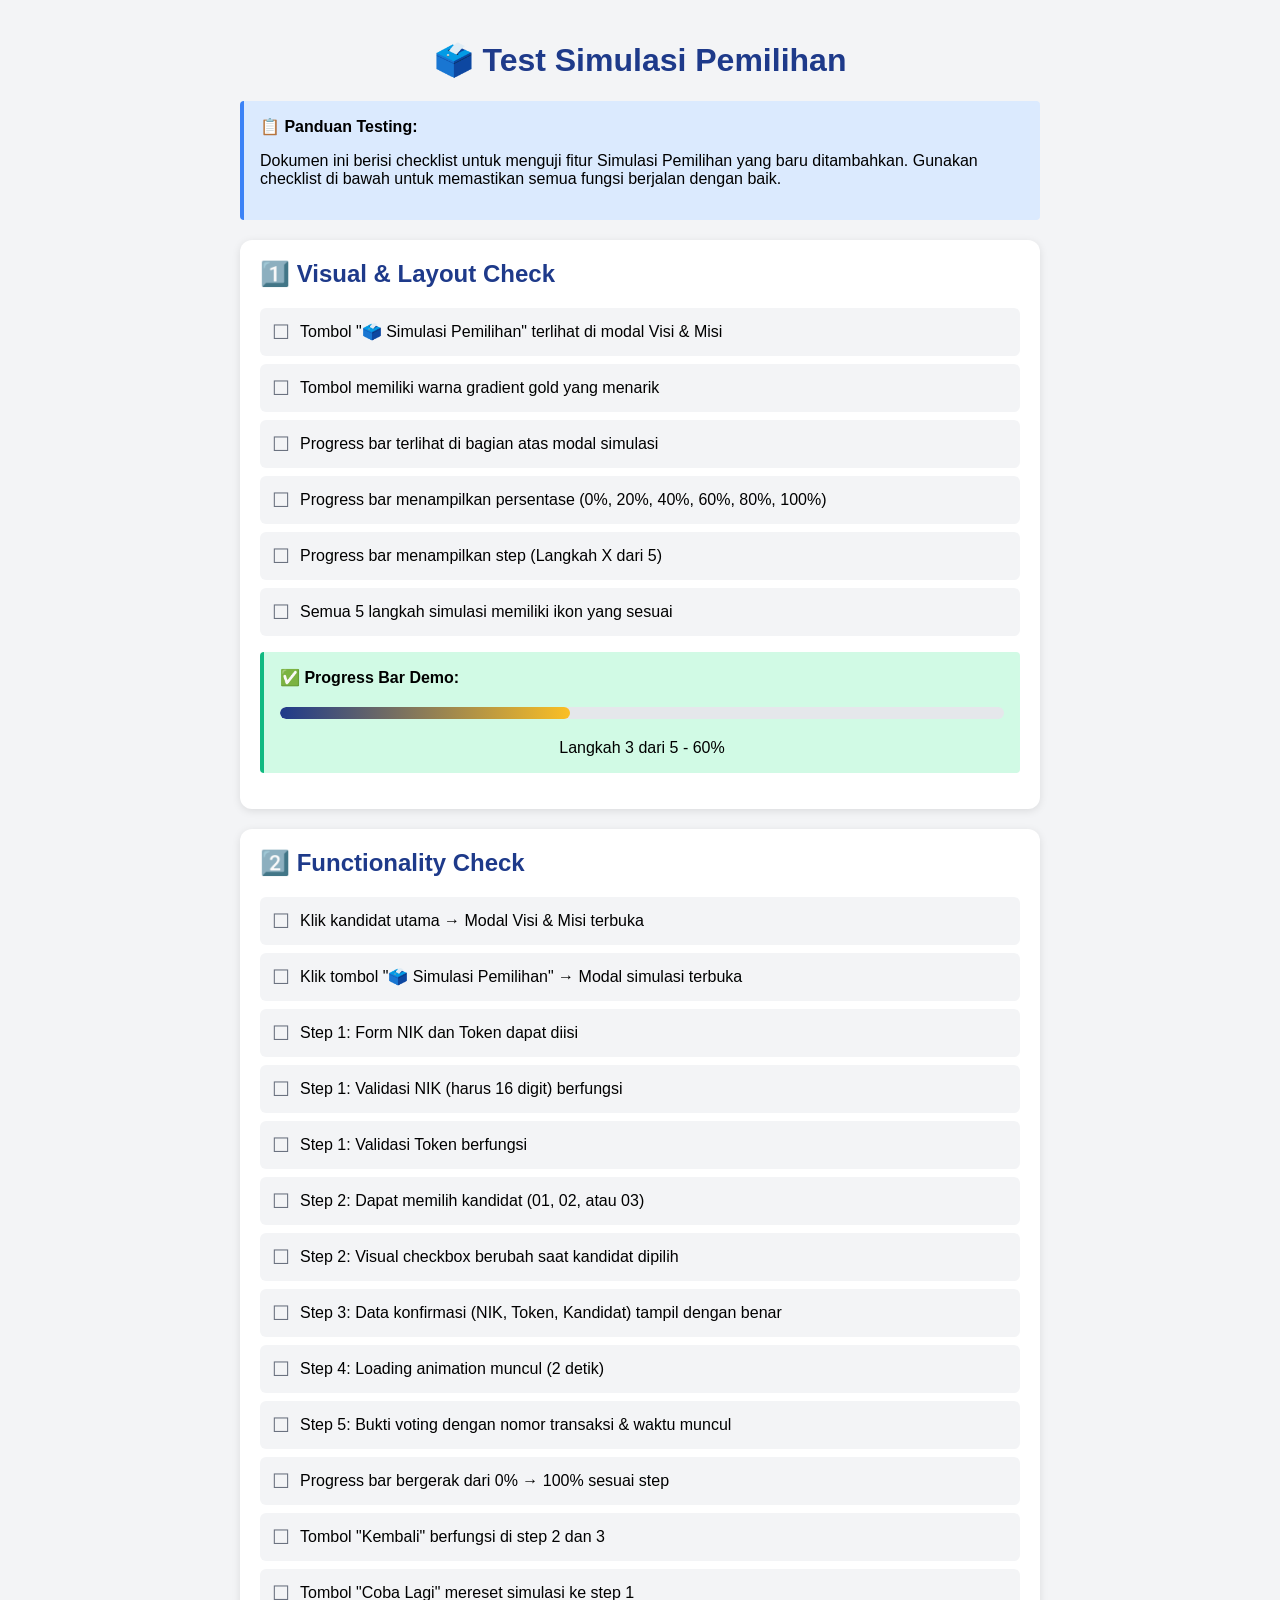
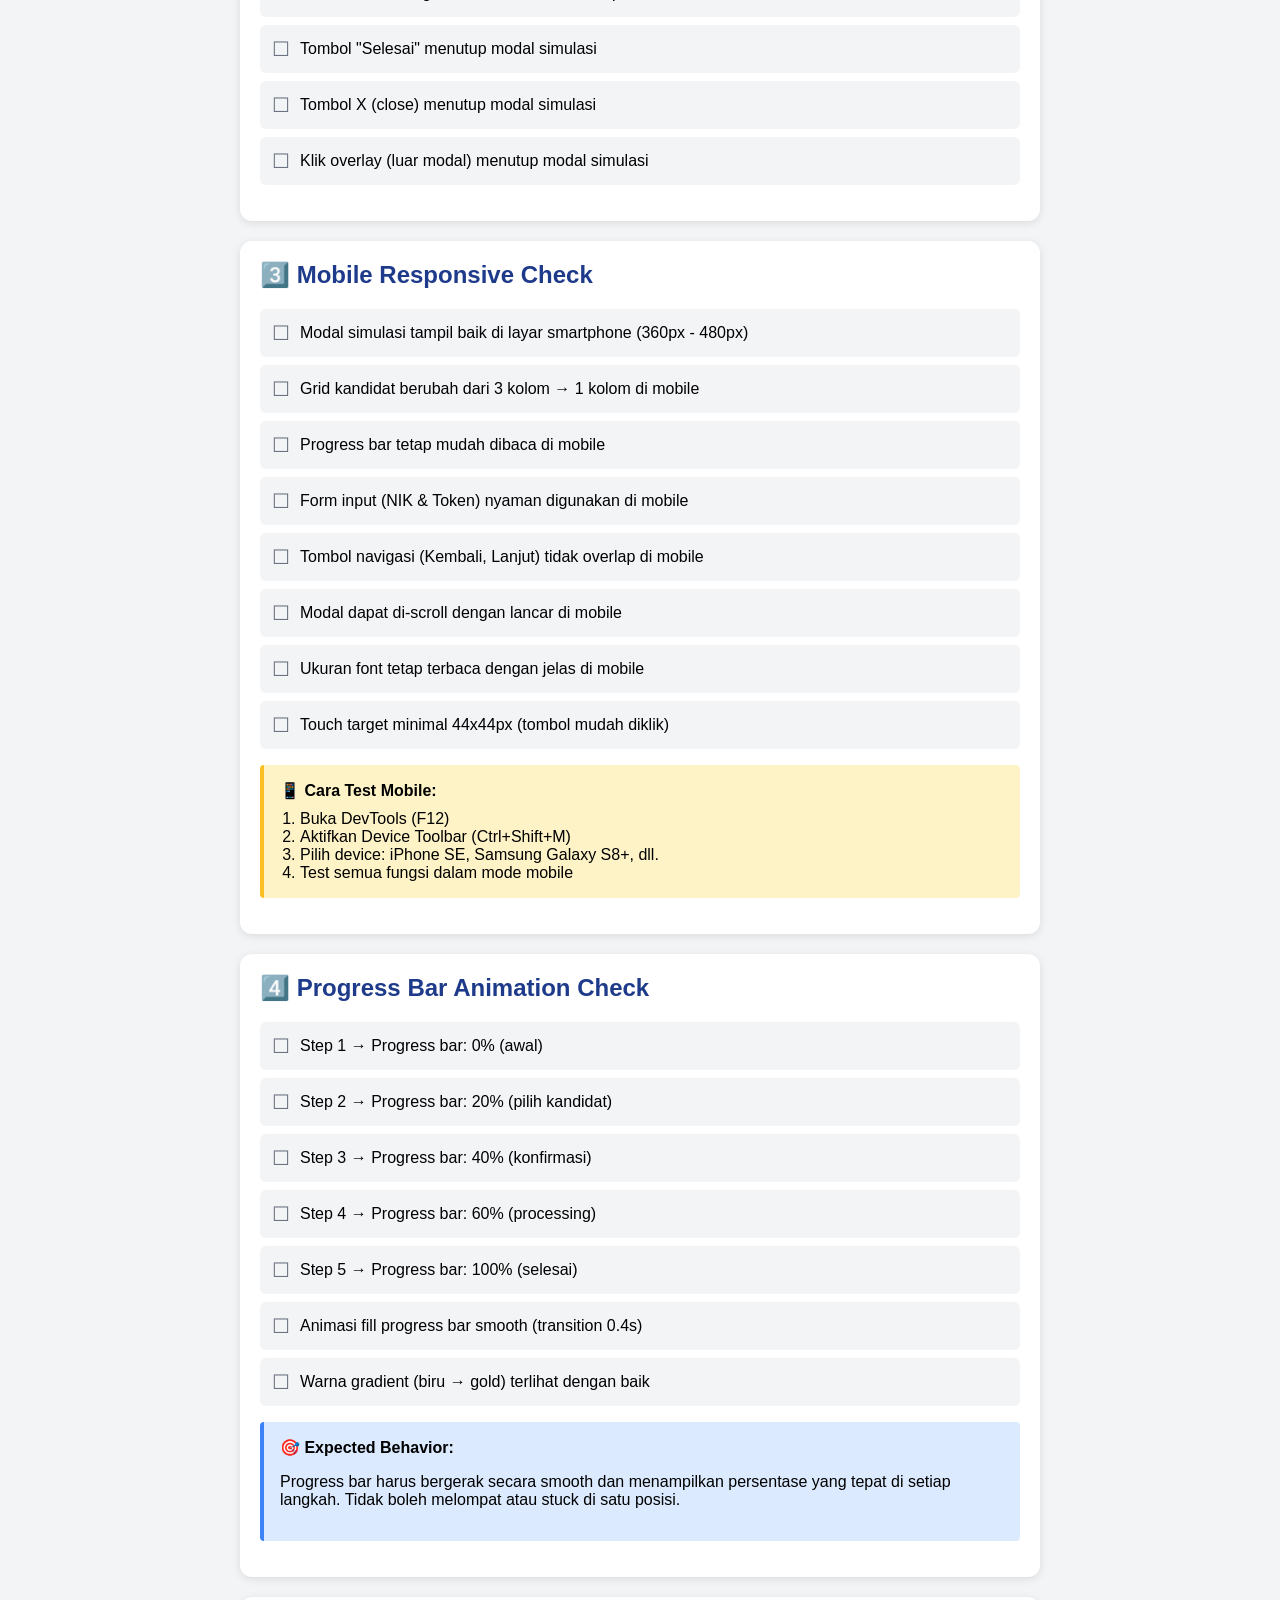
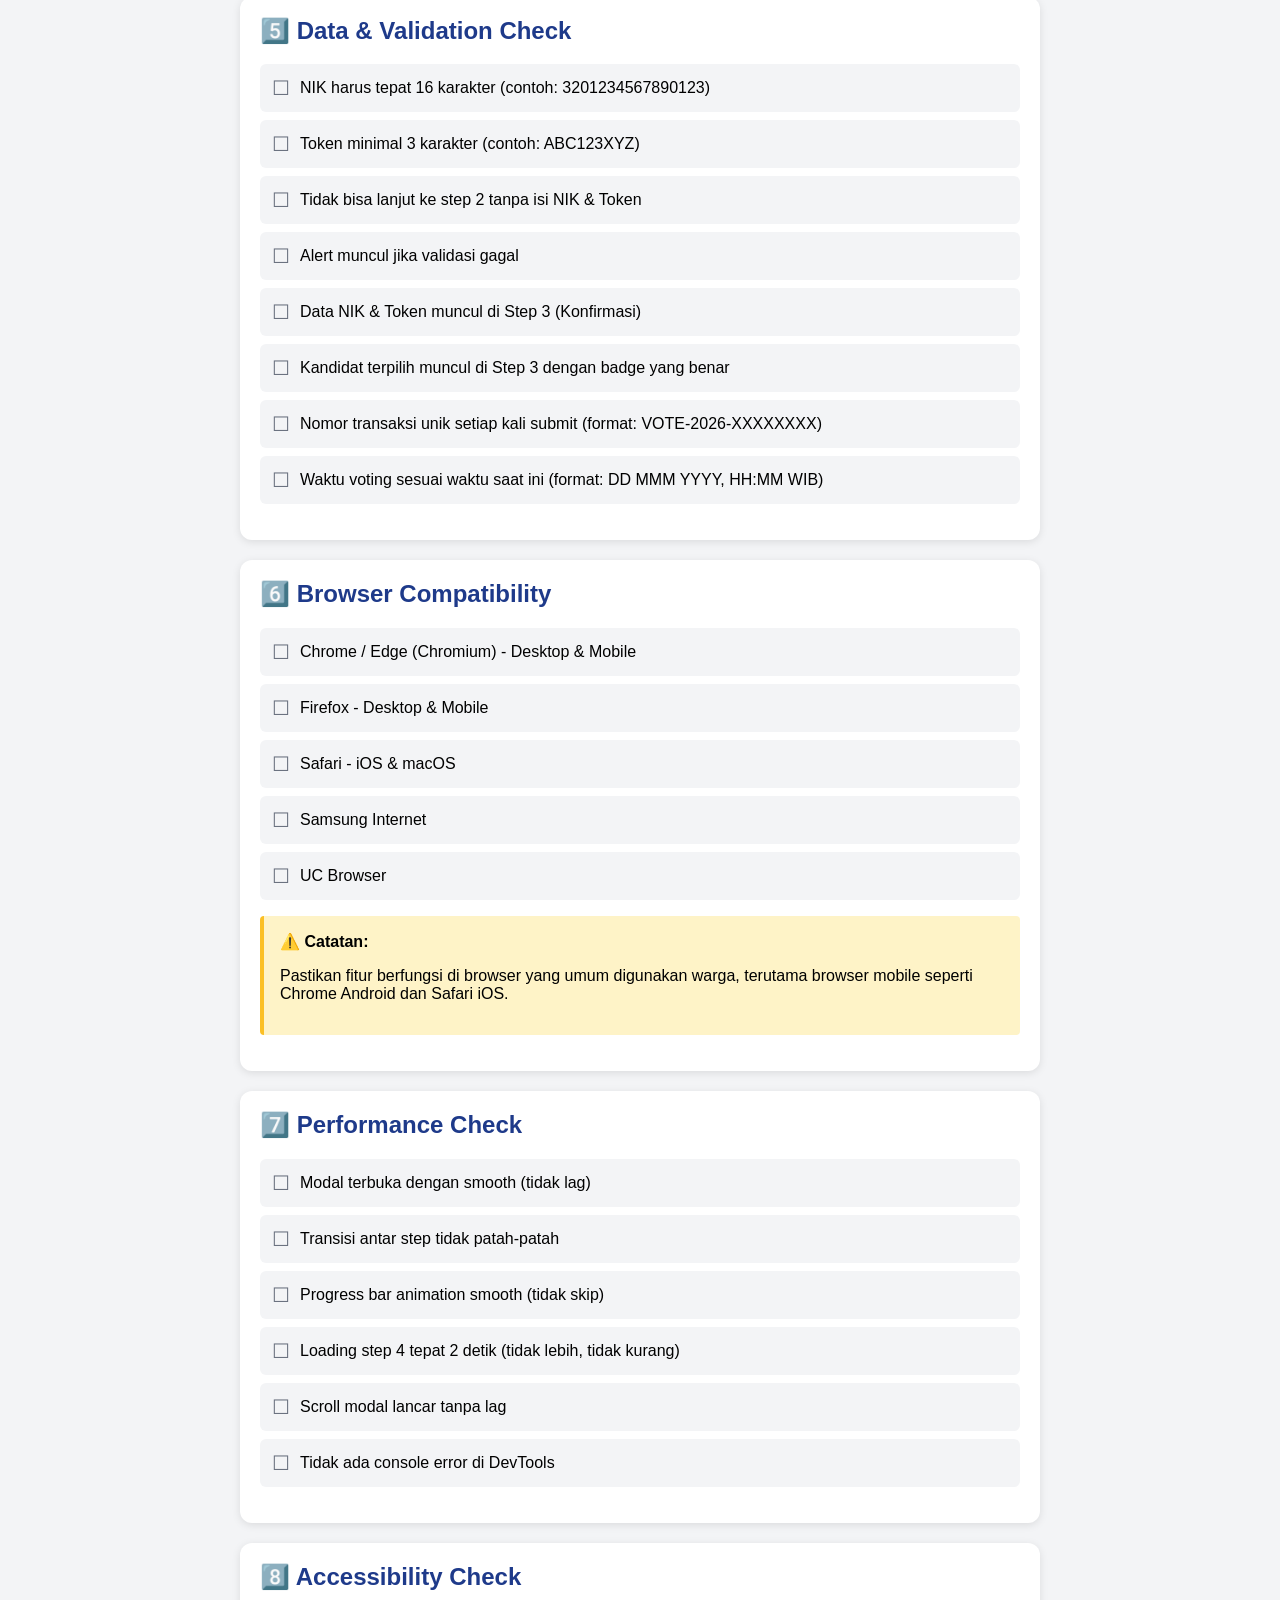
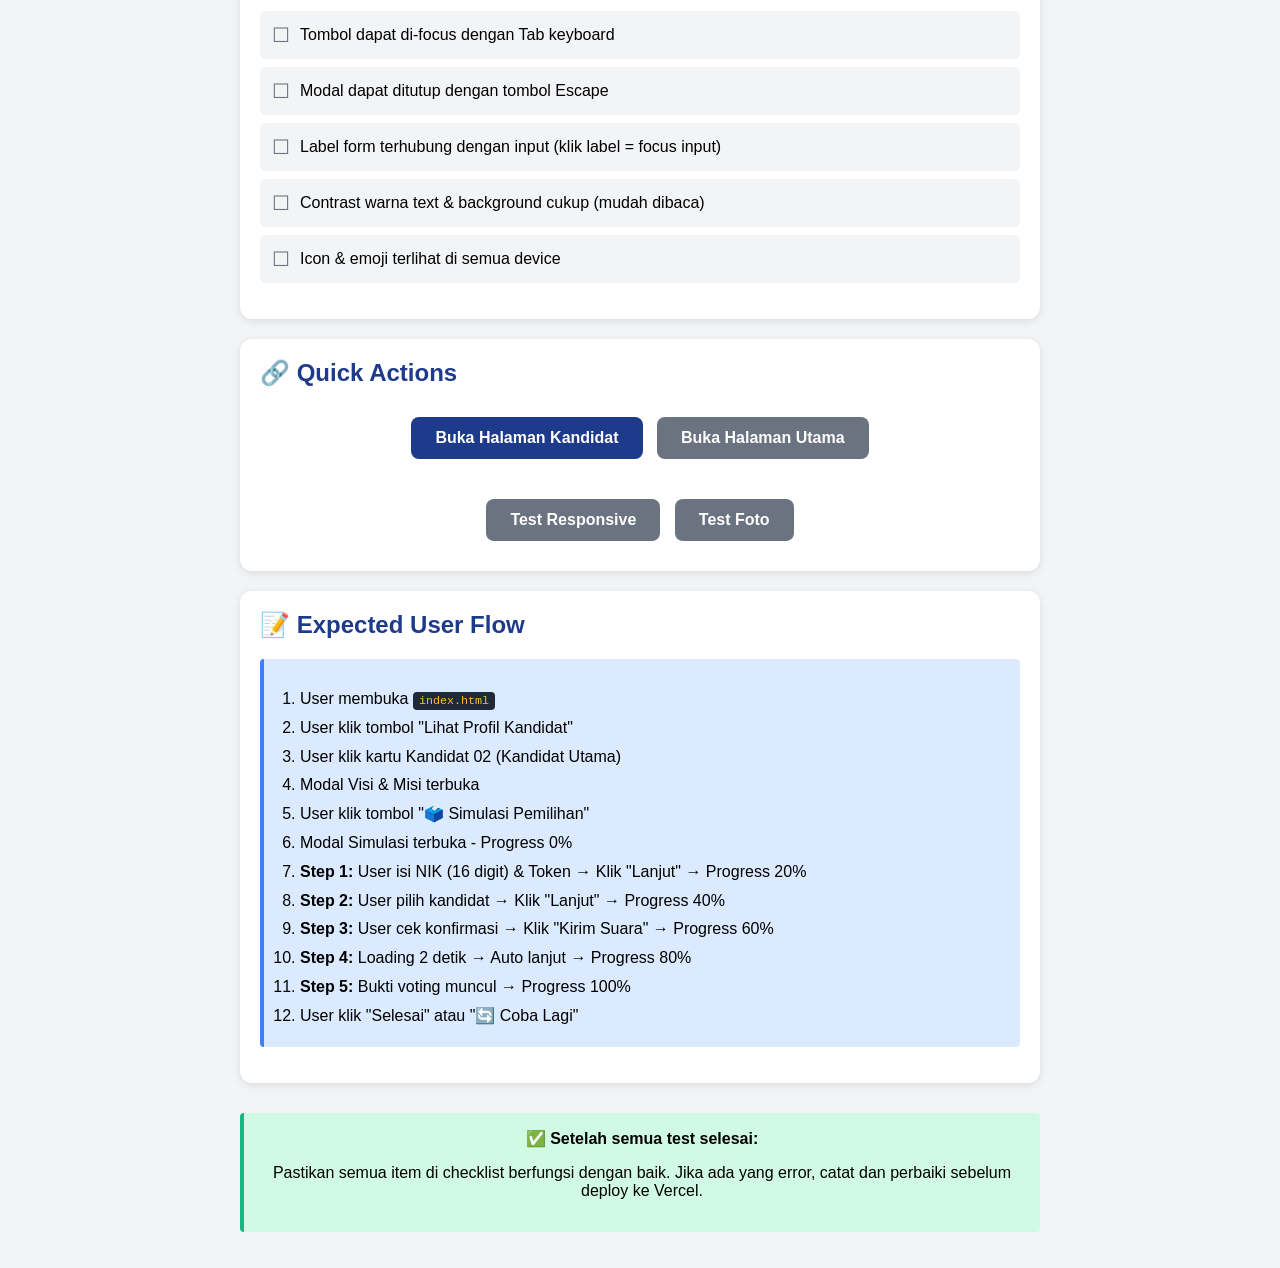
<file: TEST-SIMULASI.html>
<!DOCTYPE html>
<html lang="id">
<head>
    <meta charset="UTF-8">
    <meta name="viewport" content="width=device-width, initial-scale=1.0">
    <title>Test Simulasi Pemilihan</title>
    <style>
        body {
            font-family: sans-serif;
            padding: 20px;
            max-width: 800px;
            margin: 0 auto;
            background: #f3f4f6;
        }
        h1 {
            color: #1e3a8a;
            text-align: center;
        }
        .test-section {
            background: white;
            padding: 20px;
            margin: 20px 0;
            border-radius: 12px;
            box-shadow: 0 2px 8px rgba(0,0,0,0.1);
        }
        .test-section h2 {
            color: #1e3a8a;
            margin-top: 0;
        }
        .checklist {
            list-style: none;
            padding: 0;
        }
        .checklist li {
            padding: 12px;
            margin: 8px 0;
            background: #f3f4f6;
            border-radius: 6px;
            display: flex;
            align-items: center;
            gap: 10px;
        }
        .checklist li::before {
            content: '☐';
            font-size: 20px;
            color: #6b7280;
        }
        .info-box {
            background: #dbeafe;
            border-left: 4px solid #3b82f6;
            padding: 16px;
            margin: 16px 0;
            border-radius: 4px;
        }
        .warning-box {
            background: #fef3c7;
            border-left: 4px solid #fbbf24;
            padding: 16px;
            margin: 16px 0;
            border-radius: 4px;
        }
        .success-box {
            background: #d1fae5;
            border-left: 4px solid #10b981;
            padding: 16px;
            margin: 16px 0;
            border-radius: 4px;
        }
        .btn {
            display: inline-block;
            background: #1e3a8a;
            color: white;
            padding: 12px 24px;
            border-radius: 8px;
            text-decoration: none;
            font-weight: 600;
            text-align: center;
            margin: 10px 5px;
            transition: all 0.2s;
        }
        .btn:hover {
            background: #1e40af;
            transform: translateY(-2px);
        }
        .btn-secondary {
            background: #6b7280;
        }
        .btn-secondary:hover {
            background: #4b5563;
        }
        code {
            background: #1f2937;
            color: #fbbf24;
            padding: 2px 6px;
            border-radius: 4px;
            font-size: 0.9em;
        }
        .progress-demo {
            width: 100%;
            height: 12px;
            background: #e5e7eb;
            border-radius: 10px;
            overflow: hidden;
            margin: 20px 0;
        }
        .progress-fill-demo {
            height: 100%;
            background: linear-gradient(90deg, #1e3a8a 0%, #fbbf24 100%);
            width: 60%;
            border-radius: 10px;
            transition: width 0.4s ease;
        }
    </style>
</head>
<body>
    <h1>🗳️ Test Simulasi Pemilihan</h1>
    
    <div class="info-box">
        <strong>📋 Panduan Testing:</strong>
        <p>Dokumen ini berisi checklist untuk menguji fitur Simulasi Pemilihan yang baru ditambahkan. Gunakan checklist di bawah untuk memastikan semua fungsi berjalan dengan baik.</p>
    </div>

    <!-- Test Section 1: Visual Check -->
    <div class="test-section">
        <h2>1️⃣ Visual & Layout Check</h2>
        <ul class="checklist">
            <li>Tombol "🗳️ Simulasi Pemilihan" terlihat di modal Visi & Misi</li>
            <li>Tombol memiliki warna gradient gold yang menarik</li>
            <li>Progress bar terlihat di bagian atas modal simulasi</li>
            <li>Progress bar menampilkan persentase (0%, 20%, 40%, 60%, 80%, 100%)</li>
            <li>Progress bar menampilkan step (Langkah X dari 5)</li>
            <li>Semua 5 langkah simulasi memiliki ikon yang sesuai</li>
        </ul>
        
        <div class="success-box">
            <strong>✅ Progress Bar Demo:</strong>
            <div class="progress-demo">
                <div class="progress-fill-demo" id="demoProgress"></div>
            </div>
            <p style="text-align: center; margin: 0;">Langkah 3 dari 5 - 60%</p>
        </div>
    </div>

    <!-- Test Section 2: Functionality Check -->
    <div class="test-section">
        <h2>2️⃣ Functionality Check</h2>
        <ul class="checklist">
            <li>Klik kandidat utama → Modal Visi & Misi terbuka</li>
            <li>Klik tombol "🗳️ Simulasi Pemilihan" → Modal simulasi terbuka</li>
            <li>Step 1: Form NIK dan Token dapat diisi</li>
            <li>Step 1: Validasi NIK (harus 16 digit) berfungsi</li>
            <li>Step 1: Validasi Token berfungsi</li>
            <li>Step 2: Dapat memilih kandidat (01, 02, atau 03)</li>
            <li>Step 2: Visual checkbox berubah saat kandidat dipilih</li>
            <li>Step 3: Data konfirmasi (NIK, Token, Kandidat) tampil dengan benar</li>
            <li>Step 4: Loading animation muncul (2 detik)</li>
            <li>Step 5: Bukti voting dengan nomor transaksi & waktu muncul</li>
            <li>Progress bar bergerak dari 0% → 100% sesuai step</li>
            <li>Tombol "Kembali" berfungsi di step 2 dan 3</li>
            <li>Tombol "Coba Lagi" mereset simulasi ke step 1</li>
            <li>Tombol "Selesai" menutup modal simulasi</li>
            <li>Tombol X (close) menutup modal simulasi</li>
            <li>Klik overlay (luar modal) menutup modal simulasi</li>
        </ul>
    </div>

    <!-- Test Section 3: Mobile Responsive -->
    <div class="test-section">
        <h2>3️⃣ Mobile Responsive Check</h2>
        <ul class="checklist">
            <li>Modal simulasi tampil baik di layar smartphone (360px - 480px)</li>
            <li>Grid kandidat berubah dari 3 kolom → 1 kolom di mobile</li>
            <li>Progress bar tetap mudah dibaca di mobile</li>
            <li>Form input (NIK & Token) nyaman digunakan di mobile</li>
            <li>Tombol navigasi (Kembali, Lanjut) tidak overlap di mobile</li>
            <li>Modal dapat di-scroll dengan lancar di mobile</li>
            <li>Ukuran font tetap terbaca dengan jelas di mobile</li>
            <li>Touch target minimal 44x44px (tombol mudah diklik)</li>
        </ul>
        
        <div class="warning-box">
            <strong>📱 Cara Test Mobile:</strong>
            <ol style="margin: 10px 0 0 20px; padding: 0;">
                <li>Buka DevTools (F12)</li>
                <li>Aktifkan Device Toolbar (Ctrl+Shift+M)</li>
                <li>Pilih device: iPhone SE, Samsung Galaxy S8+, dll.</li>
                <li>Test semua fungsi dalam mode mobile</li>
            </ol>
        </div>
    </div>

    <!-- Test Section 4: Progress Bar Animation -->
    <div class="test-section">
        <h2>4️⃣ Progress Bar Animation Check</h2>
        <ul class="checklist">
            <li>Step 1 → Progress bar: 0% (awal)</li>
            <li>Step 2 → Progress bar: 20% (pilih kandidat)</li>
            <li>Step 3 → Progress bar: 40% (konfirmasi)</li>
            <li>Step 4 → Progress bar: 60% (processing)</li>
            <li>Step 5 → Progress bar: 100% (selesai)</li>
            <li>Animasi fill progress bar smooth (transition 0.4s)</li>
            <li>Warna gradient (biru → gold) terlihat dengan baik</li>
        </ul>
        
        <div class="info-box">
            <strong>🎯 Expected Behavior:</strong>
            <p>Progress bar harus bergerak secara smooth dan menampilkan persentase yang tepat di setiap langkah. Tidak boleh melompat atau stuck di satu posisi.</p>
        </div>
    </div>

    <!-- Test Section 5: Data & Validation -->
    <div class="test-section">
        <h2>5️⃣ Data & Validation Check</h2>
        <ul class="checklist">
            <li>NIK harus tepat 16 karakter (contoh: 3201234567890123)</li>
            <li>Token minimal 3 karakter (contoh: ABC123XYZ)</li>
            <li>Tidak bisa lanjut ke step 2 tanpa isi NIK & Token</li>
            <li>Alert muncul jika validasi gagal</li>
            <li>Data NIK & Token muncul di Step 3 (Konfirmasi)</li>
            <li>Kandidat terpilih muncul di Step 3 dengan badge yang benar</li>
            <li>Nomor transaksi unik setiap kali submit (format: VOTE-2026-XXXXXXXX)</li>
            <li>Waktu voting sesuai waktu saat ini (format: DD MMM YYYY, HH:MM WIB)</li>
        </ul>
    </div>

    <!-- Test Section 6: Browser Compatibility -->
    <div class="test-section">
        <h2>6️⃣ Browser Compatibility</h2>
        <ul class="checklist">
            <li>Chrome / Edge (Chromium) - Desktop & Mobile</li>
            <li>Firefox - Desktop & Mobile</li>
            <li>Safari - iOS & macOS</li>
            <li>Samsung Internet</li>
            <li>UC Browser</li>
        </ul>
        
        <div class="warning-box">
            <strong>⚠️ Catatan:</strong>
            <p>Pastikan fitur berfungsi di browser yang umum digunakan warga, terutama browser mobile seperti Chrome Android dan Safari iOS.</p>
        </div>
    </div>

    <!-- Test Section 7: Performance -->
    <div class="test-section">
        <h2>7️⃣ Performance Check</h2>
        <ul class="checklist">
            <li>Modal terbuka dengan smooth (tidak lag)</li>
            <li>Transisi antar step tidak patah-patah</li>
            <li>Progress bar animation smooth (tidak skip)</li>
            <li>Loading step 4 tepat 2 detik (tidak lebih, tidak kurang)</li>
            <li>Scroll modal lancar tanpa lag</li>
            <li>Tidak ada console error di DevTools</li>
        </ul>
    </div>

    <!-- Test Section 8: Accessibility -->
    <div class="test-section">
        <h2>8️⃣ Accessibility Check</h2>
        <ul class="checklist">
            <li>Tombol dapat di-focus dengan Tab keyboard</li>
            <li>Modal dapat ditutup dengan tombol Escape</li>
            <li>Label form terhubung dengan input (klik label = focus input)</li>
            <li>Contrast warna text & background cukup (mudah dibaca)</li>
            <li>Icon & emoji terlihat di semua device</li>
        </ul>
    </div>

    <!-- Quick Links -->
    <div class="test-section">
        <h2>🔗 Quick Actions</h2>
        <div style="text-align: center;">
            <a href="kandidat.html" class="btn">Buka Halaman Kandidat</a>
            <a href="index.html" class="btn btn-secondary">Buka Halaman Utama</a>
        </div>
        <div style="text-align: center; margin-top: 20px;">
            <a href="TEST-RESPONSIVE.html" class="btn btn-secondary">Test Responsive</a>
            <a href="test-foto.html" class="btn btn-secondary">Test Foto</a>
        </div>
    </div>

    <!-- Expected Flow -->
    <div class="test-section">
        <h2>📝 Expected User Flow</h2>
        <div class="info-box">
            <ol style="margin: 10px 0 0 20px; padding: 0; line-height: 1.8;">
                <li>User membuka <code>index.html</code></li>
                <li>User klik tombol "Lihat Profil Kandidat"</li>
                <li>User klik kartu Kandidat 02 (Kandidat Utama)</li>
                <li>Modal Visi & Misi terbuka</li>
                <li>User klik tombol "🗳️ Simulasi Pemilihan"</li>
                <li>Modal Simulasi terbuka - Progress 0%</li>
                <li><strong>Step 1:</strong> User isi NIK (16 digit) & Token → Klik "Lanjut" → Progress 20%</li>
                <li><strong>Step 2:</strong> User pilih kandidat → Klik "Lanjut" → Progress 40%</li>
                <li><strong>Step 3:</strong> User cek konfirmasi → Klik "Kirim Suara" → Progress 60%</li>
                <li><strong>Step 4:</strong> Loading 2 detik → Auto lanjut → Progress 80%</li>
                <li><strong>Step 5:</strong> Bukti voting muncul → Progress 100%</li>
                <li>User klik "Selesai" atau "🔄 Coba Lagi"</li>
            </ol>
        </div>
    </div>

    <div class="success-box" style="text-align: center; margin-top: 30px;">
        <strong>✅ Setelah semua test selesai:</strong>
        <p>Pastikan semua item di checklist berfungsi dengan baik. Jika ada yang error, catat dan perbaiki sebelum deploy ke Vercel.</p>
    </div>

    <script>
        // Demo animation untuk progress bar
        let progress = 0;
        setInterval(() => {
            progress += 20;
            if (progress > 100) progress = 0;
            document.getElementById('demoProgress').style.width = progress + '%';
        }, 800);

        // Add checkmark functionality
        document.querySelectorAll('.checklist li').forEach(item => {
            item.style.cursor = 'pointer';
            item.addEventListener('click', function() {
                if (this.style.textDecoration === 'line-through') {
                    this.style.textDecoration = 'none';
                    this.style.opacity = '1';
                    this.querySelector('::before') ? null : (this.style.color = '');
                } else {
                    this.style.textDecoration = 'line-through';
                    this.style.opacity = '0.6';
                    this.style.color = '#10b981';
                }
            });
        });
    </script>
</body>
</html>
</file>
<file: intro-style.css>
/* ===================================
   RESET & VARIABLES
   =================================== */
* {
    margin: 0;
    padding: 0;
    box-sizing: border-box;
}

:root {
    --primary-blue: #1e3a8a;
    --primary-blue-dark: #1e40af;
    --primary-blue-light: #3b82f6;
    --accent-gold: #fbbf24;
    --accent-gold-dark: #f59e0b;
    --accent-gold-light: #fde047;
    --text-dark: #1f2937;
    --text-light: #6b7280;
    --gray-bg: #f3f4f6;
    --gray-light: #e5e7eb;
    --white: #ffffff;
    --gradient-primary: linear-gradient(135deg, #1e3a8a 0%, #3b82f6 100%);
    --gradient-gold: linear-gradient(135deg, #fbbf24 0%, #f59e0b 100%);
    --shadow-sm: 0 1px 2px 0 rgba(0, 0, 0, 0.05);
    --shadow: 0 4px 6px -1px rgba(0, 0, 0, 0.1);
    --shadow-lg: 0 10px 15px -3px rgba(0, 0, 0, 0.1);
    --shadow-xl: 0 20px 25px -5px rgba(0, 0, 0, 0.1);
}

body {
    font-family: -apple-system, BlinkMacSystemFont, 'Segoe UI', 'Roboto', 'Oxygen', 'Ubuntu', sans-serif;
    line-height: 1.6;
    color: var(--text-dark);
    background: var(--gray-bg);
    overflow-x: hidden;
    position: relative;
}

/* ===================================
   ANIMATED BACKGROUND
   =================================== */
.background-animation {
    position: fixed;
    top: 0;
    left: 0;
    width: 100%;
    height: 100%;
    z-index: -1;
    overflow: hidden;
    background: linear-gradient(135deg, #f3f4f6 0%, #e5e7eb 100%);
}

.shape {
    position: absolute;
    border-radius: 50%;
    opacity: 0.1;
    animation: float 20s infinite ease-in-out;
}

.shape-1 {
    width: 300px;
    height: 300px;
    background: var(--gradient-primary);
    top: -50px;
    left: -50px;
    animation-delay: 0s;
}

.shape-2 {
    width: 400px;
    height: 400px;
    background: var(--gradient-gold);
    bottom: -100px;
    right: -100px;
    animation-delay: 5s;
}

.shape-3 {
    width: 250px;
    height: 250px;
    background: var(--gradient-primary);
    top: 50%;
    right: 10%;
    animation-delay: 10s;
}

@keyframes float {
    0%, 100% {
        transform: translate(0, 0) scale(1);
    }
    33% {
        transform: translate(30px, -30px) scale(1.1);
    }
    66% {
        transform: translate(-20px, 20px) scale(0.9);
    }
}

/* ===================================
   CONTAINER
   =================================== */
.container {
    max-width: 1200px;
    margin: 0 auto;
    padding: 0 20px;
    position: relative;
    z-index: 1;
}

/* ===================================
   HERO INTRO SECTION
   =================================== */
.hero-intro {
    text-align: center;
    padding: 80px 20px 60px;
    animation: fadeInDown 1s ease;
}

@keyframes fadeInDown {
    from {
        opacity: 0;
        transform: translateY(-30px);
    }
    to {
        opacity: 1;
        transform: translateY(0);
    }
}

.logo-badge {
    width: 120px;
    height: 120px;
    margin: 0 auto 30px;
    background: var(--gradient-primary);
    border-radius: 50%;
    display: flex;
    align-items: center;
    justify-content: center;
    box-shadow: var(--shadow-xl);
    animation: pulse 2s infinite;
}

@keyframes pulse {
    0%, 100% {
        box-shadow: 0 0 0 0 rgba(30, 58, 138, 0.4);
    }
    50% {
        box-shadow: 0 0 0 20px rgba(30, 58, 138, 0);
    }
}

.ballot-icon {
    width: 60px;
    height: 60px;
    color: var(--white);
}

.main-title {
    font-size: 3rem;
    font-weight: 900;
    color: var(--primary-blue);
    margin-bottom: 12px;
    letter-spacing: -1px;
    text-shadow: 2px 2px 4px rgba(0, 0, 0, 0.05);
}

.sub-title {
    font-size: 2rem;
    font-weight: 700;
    color: var(--accent-gold-dark);
    margin-bottom: 24px;
}

.divider-gold {
    width: 100px;
    height: 5px;
    background: var(--gradient-gold);
    margin: 0 auto 24px;
    border-radius: 3px;
}

.tagline {
    font-size: 1.3rem;
    color: var(--text-light);
    max-width: 700px;
    margin: 0 auto;
    line-height: 1.8;
}

/* ===================================
   INFO SECTION
   =================================== */
.info-section {
    padding: 60px 20px;
}

.info-title {
    text-align: center;
    font-size: 2.2rem;
    font-weight: 800;
    color: var(--primary-blue);
    margin-bottom: 48px;
}

.info-grid {
    display: grid;
    grid-template-columns: repeat(auto-fit, minmax(250px, 1fr));
    gap: 32px;
    max-width: 1100px;
    margin: 0 auto;
}

.info-card {
    background: var(--white);
    padding: 36px 24px;
    border-radius: 20px;
    box-shadow: var(--shadow-lg);
    text-align: center;
    transition: all 0.3s ease;
    border: 2px solid transparent;
    position: relative;
    overflow: hidden;
}

.info-card::before {
    content: '';
    position: absolute;
    top: 0;
    left: 0;
    width: 100%;
    height: 4px;
    background: var(--gradient-gold);
}

.info-card:hover {
    transform: translateY(-8px);
    box-shadow: var(--shadow-xl);
    border-color: var(--accent-gold);
}

.card-icon {
    width: 80px;
    height: 80px;
    margin: 0 auto 20px;
    border-radius: 50%;
    display: flex;
    align-items: center;
    justify-content: center;
    transition: all 0.3s ease;
}

.card-icon svg {
    width: 40px;
    height: 40px;
    color: var(--white);
}

.calendar {
    background: linear-gradient(135deg, #ef4444 0%, #dc2626 100%);
}

.location {
    background: linear-gradient(135deg, #10b981 0%, #059669 100%);
}

.document {
    background: linear-gradient(135deg, #f59e0b 0%, #d97706 100%);
}

.candidates {
    background: linear-gradient(135deg, #8b5cf6 0%, #7c3aed 100%);
}

.info-card:hover .card-icon {
    transform: scale(1.1) rotate(5deg);
}

.info-card h4 {
    font-size: 1.2rem;
    color: var(--text-dark);
    margin-bottom: 12px;
    font-weight: 700;
}

.highlight-text {
    font-size: 1.3rem;
    font-weight: 800;
    color: var(--primary-blue);
    margin-bottom: 8px;
}

.detail-text {
    color: var(--text-light);
    font-size: 0.95rem;
}

/* ===================================
   IMPORTANCE SECTION
   =================================== */
.importance-section {
    padding: 60px 20px;
    background: var(--white);
    margin: 40px 0;
    border-radius: 30px;
}

.section-title {
    text-align: center;
    font-size: 2.2rem;
    font-weight: 800;
    color: var(--primary-blue);
    margin-bottom: 48px;
}

.importance-grid {
    display: grid;
    gap: 24px;
    max-width: 900px;
    margin: 0 auto;
}

.importance-item {
    display: flex;
    gap: 24px;
    padding: 28px;
    background: var(--gray-bg);
    border-radius: 16px;
    transition: all 0.3s ease;
    border-left: 5px solid var(--accent-gold);
}

.importance-item:hover {
    background: var(--gray-light);
    transform: translateX(8px);
}

.importance-number {
    flex-shrink: 0;
    width: 60px;
    height: 60px;
    background: var(--gradient-gold);
    color: var(--white);
    border-radius: 50%;
    display: flex;
    align-items: center;
    justify-content: center;
    font-size: 1.8rem;
    font-weight: 900;
    box-shadow: var(--shadow);
}

.importance-content h4 {
    font-size: 1.3rem;
    color: var(--primary-blue);
    margin-bottom: 8px;
    font-weight: 700;
}

.importance-content p {
    color: var(--text-light);
    line-height: 1.7;
}

.importance-number {
    flex-shrink: 0;
    width: 48px;
    height: 48px;
    background: linear-gradient(135deg, var(--accent-gold) 0%, var(--accent-gold-dark) 100%);
    color: var(--white);
    border-radius: 12px;
    display: flex;
    align-items: center;
    justify-content: center;
    font-size: 1.5rem;
    font-weight: 700;
}

/* ===================================
   FAQ SECTION
   =================================== */
.faq-item {
    background: var(--white);
    padding: 24px;
    margin-bottom: 16px;
    border-radius: 12px;
    box-shadow: var(--shadow);
    transition: all 0.3s ease;
    border-left: 4px solid var(--primary-blue);
}

.faq-item:hover {
    transform: translateX(4px);
    box-shadow: var(--shadow-lg);
}

.faq-question {
    font-size: 1.15rem;
    color: var(--primary-blue);
    margin-bottom: 12px;
    font-weight: 700;
}

.faq-answer {
    color: var(--text-light);
    line-height: 1.7;
    margin: 0;
}

/* ===================================
   PROCEDURE SECTION
   =================================== */
.procedure-section {
    padding: 60px 20px;
}

.procedure-timeline {
    max-width: 800px;
    margin: 0 auto;
    position: relative;
}

.procedure-timeline::before {
    content: '';
    position: absolute;
    left: 30px;
    top: 0;
    bottom: 0;
    width: 4px;
    background: var(--gradient-primary);
}

.timeline-item {
    display: flex;
    gap: 24px;
    margin-bottom: 40px;
    position: relative;
}

.timeline-dot {
    flex-shrink: 0;
    width: 60px;
    height: 60px;
    background: var(--gradient-primary);
    color: var(--white);
    border-radius: 50%;
    display: flex;
    align-items: center;
    justify-content: center;
    font-size: 1.8rem;
    font-weight: 900;
    box-shadow: var(--shadow-lg);
    z-index: 2;
    position: relative;
}

.timeline-content {
    flex: 1;
    background: var(--white);
    padding: 24px;
    border-radius: 16px;
    box-shadow: var(--shadow);
    transition: all 0.3s ease;
}

.timeline-content:hover {
    transform: translateY(-4px);
    box-shadow: var(--shadow-lg);
}

.timeline-content h4 {
    font-size: 1.3rem;
    color: var(--primary-blue);
    margin-bottom: 8px;
    font-weight: 700;
}

.timeline-content p {
    color: var(--text-light);
    line-height: 1.7;
}

/* ===================================
   CTA SECTION
   =================================== */
.cta-section {
    padding: 80px 20px;
    text-align: center;
}

.cta-content {
    max-width: 700px;
    margin: 0 auto;
    padding: 60px 40px;
    background: var(--gradient-primary);
    border-radius: 30px;
    box-shadow: var(--shadow-xl);
    position: relative;
    overflow: hidden;
}

.cta-content::before {
    content: '';
    position: absolute;
    top: -50%;
    right: -50%;
    width: 200%;
    height: 200%;
    background: radial-gradient(circle, rgba(255, 255, 255, 0.1) 0%, transparent 70%);
    animation: rotate 10s linear infinite;
}

@keyframes rotate {
    from {
        transform: rotate(0deg);
    }
    to {
        transform: rotate(360deg);
    }
}

.cta-content h3 {
    font-size: 2.2rem;
    color: var(--white);
    margin-bottom: 16px;
    font-weight: 800;
    position: relative;
    z-index: 1;
}

.cta-content p {
    font-size: 1.2rem;
    color: rgba(255, 255, 255, 0.9);
    margin-bottom: 32px;
    position: relative;
    z-index: 1;
}

.btn-primary {
    display: inline-flex;
    align-items: center;
    gap: 12px;
    background: var(--gradient-gold);
    color: var(--primary-blue);
    padding: 18px 40px;
    border-radius: 50px;
    text-decoration: none;
    font-size: 1.2rem;
    font-weight: 700;
    box-shadow: var(--shadow-lg);
    transition: all 0.3s ease;
    position: relative;
    z-index: 1;
}

.btn-primary:hover {
    transform: translateY(-4px) scale(1.05);
    box-shadow: 0 20px 30px rgba(251, 191, 36, 0.4);
}

.btn-primary:active {
    transform: translateY(-2px) scale(1.02);
}

.arrow-icon {
    width: 24px;
    height: 24px;
    transition: transform 0.3s ease;
}

.btn-primary:hover .arrow-icon {
    transform: translateX(6px);
}

/* ===================================
   QUOTE SECTION
   =================================== */
.quote-section {
    padding: 60px 20px;
    background: var(--white);
    margin: 40px 0;
    border-radius: 30px;
}

blockquote {
    max-width: 900px;
    margin: 0 auto;
    text-align: center;
    position: relative;
    padding: 40px;
}

.quote-icon {
    width: 60px;
    height: 60px;
    color: var(--accent-gold);
    margin: 0 auto 20px;
    opacity: 0.3;
}

blockquote p {
    font-size: 1.4rem;
    line-height: 1.9;
    color: var(--text-dark);
    font-style: italic;
    margin-bottom: 24px;
}

cite {
    font-size: 1.1rem;
    color: var(--text-light);
    font-weight: 600;
    font-style: normal;
}

/* ===================================
   FOOTER
   =================================== */
.footer-intro {
    background: var(--primary-blue);
    color: var(--white);
    padding: 40px 20px;
    text-align: center;
    margin-top: 60px;
}

.footer-content p {
    margin-bottom: 8px;
    opacity: 0.9;
}

.footer-tagline {
    font-size: 0.95rem;
    color: var(--accent-gold-light);
    font-weight: 600;
}

/* ===================================
   RESPONSIVE DESIGN - ENHANCED
   =================================== */

/* Tablet & Below (768px) */
@media (max-width: 768px) {
    /* Hero Section */
    .hero-intro {
        padding: 60px 16px 40px;
    }

    .logo-badge {
        width: 100px;
        height: 100px;
    }

    .ballot-icon {
        width: 50px;
        height: 50px;
    }

    .main-title {
        font-size: 2rem;
        line-height: 1.3;
    }

    .sub-title {
        font-size: 1.5rem;
        line-height: 1.4;
    }

    .tagline {
        font-size: 1.1rem;
        padding: 0 10px;
    }

    /* Info Cards */
    .info-section {
        padding: 40px 16px;
    }

    .info-title, .section-title {
        font-size: 1.8rem;
        line-height: 1.3;
        margin-bottom: 32px;
    }

    .info-grid {
        grid-template-columns: 1fr;
        gap: 20px;
    }

    .info-card {
        padding: 28px 20px;
    }

    .card-icon {
        width: 70px;
        height: 70px;
    }

    .card-icon svg {
        width: 35px;
        height: 35px;
    }

    .highlight-text {
        font-size: 1.2rem;
    }

    /* Importance Section */
    .importance-section {
        padding: 40px 16px;
        margin: 30px 0;
        border-radius: 20px;
    }

    .importance-item {
        flex-direction: column;
        text-align: center;
        padding: 24px 16px;
        gap: 16px;
    }

    .importance-number {
        margin: 0 auto;
        width: 50px;
        height: 50px;
        font-size: 1.4rem;
    }

    .importance-content h4 {
        font-size: 1.2rem;
    }

    .importance-content p {
        font-size: 0.95rem;
    }

    /* Timeline */
    .procedure-section {
        padding: 40px 16px;
    }

    .procedure-timeline::before {
        left: 20px;
    }

    .timeline-dot {
        width: 50px;
        height: 50px;
        font-size: 1.4rem;
    }

    .timeline-item {
        gap: 16px;
        margin-bottom: 30px;
    }

    .timeline-content {
        padding: 20px 16px;
    }

    .timeline-content h4 {
        font-size: 1.1rem;
    }

    .timeline-content p {
        font-size: 0.95rem;
    }

    /* CTA Section */
    .cta-section {
        padding: 60px 16px;
    }

    .cta-content {
        padding: 40px 24px;
        border-radius: 20px;
    }

    .cta-content h3 {
        font-size: 1.8rem;
        line-height: 1.3;
    }

    .cta-content p {
        font-size: 1.05rem;
        margin-bottom: 24px;
    }

    .btn-primary {
        padding: 16px 32px;
        font-size: 1.1rem;
    }

    /* FAQ Section */
    .faq-item {
        padding: 20px 16px;
    }

    .faq-question {
        font-size: 1.05rem;
        line-height: 1.5;
    }

    .faq-answer {
        font-size: 0.95rem;
    }

    /* Quote Section */
    .quote-section {
        padding: 40px 16px;
        margin: 30px 0;
        border-radius: 20px;
    }

    blockquote {
        padding: 20px 16px;
    }

    blockquote p {
        font-size: 1.15rem;
        line-height: 1.7;
    }

    cite {
        font-size: 1rem;
    }

    /* Footer */
    .footer-intro {
        padding: 32px 16px;
    }
}

/* Mobile Small (480px and below) */
@media (max-width: 480px) {
    /* Hero */
    .hero-intro {
        padding: 50px 12px 30px;
    }

    .logo-badge {
        width: 90px;
        height: 90px;
        margin-bottom: 24px;
    }

    .ballot-icon {
        width: 45px;
        height: 45px;
    }

    .main-title {
        font-size: 1.75rem;
    }

    .sub-title {
        font-size: 1.3rem;
    }

    .tagline {
        font-size: 1rem;
    }

    /* Titles */
    .info-title, .section-title {
        font-size: 1.6rem;
        line-height: 1.3;
    }

    /* Info Cards */
    .info-card {
        padding: 24px 16px;
    }

    .card-icon {
        width: 65px;
        height: 65px;
        margin-bottom: 16px;
    }

    .card-icon svg {
        width: 32px;
        height: 32px;
    }

    .info-card h4 {
        font-size: 1.05rem;
    }

    .highlight-text {
        font-size: 1.15rem;
    }

    .detail-text {
        font-size: 0.9rem;
    }

    /* Importance Items */
    .importance-item {
        padding: 20px 12px;
    }

    .importance-number {
        width: 45px;
        height: 45px;
        font-size: 1.3rem;
    }

    .importance-content h4 {
        font-size: 1.1rem;
    }

    .importance-content p {
        font-size: 0.9rem;
    }

    /* Timeline */
    .procedure-timeline::before {
        left: 18px;
    }

    .timeline-dot {
        width: 45px;
        height: 45px;
        font-size: 1.3rem;
    }

    .timeline-item {
        gap: 12px;
    }

    .timeline-content {
        padding: 16px 12px;
    }

    .timeline-content h4 {
        font-size: 1.05rem;
    }

    .timeline-content p {
        font-size: 0.9rem;
    }

    /* CTA */
    .cta-content {
        padding: 32px 20px;
    }

    .cta-content h3 {
        font-size: 1.6rem;
    }

    .cta-content p {
        font-size: 1rem;
    }

    .btn-primary {
        padding: 14px 28px;
        font-size: 1rem;
        width: 100%;
        justify-content: center;
    }

    /* FAQ */
    .faq-item {
        padding: 18px 14px;
    }

    .faq-question {
        font-size: 1rem;
    }

    .faq-answer {
        font-size: 0.9rem;
    }

    /* Quote */
    blockquote p {
        font-size: 1.05rem;
    }

    cite {
        font-size: 0.95rem;
    }
}

/* Mobile Extra Small (360px and below) */
@media (max-width: 360px) {
    .main-title {
        font-size: 1.6rem;
    }

    .sub-title {
        font-size: 1.2rem;
    }

    .info-title, .section-title {
        font-size: 1.5rem;
    }

    .cta-content h3 {
        font-size: 1.4rem;
    }

    .btn-primary {
        padding: 12px 24px;
        font-size: 0.95rem;
    }
}

/* Landscape Phone */
@media (max-width: 768px) and (orientation: landscape) {
    .hero-intro {
        padding: 40px 16px 30px;
    }

    .logo-badge {
        width: 80px;
        height: 80px;
    }

    .main-title {
        font-size: 1.8rem;
    }

    .sub-title {
        font-size: 1.4rem;
    }

    .timeline-item {
        margin-bottom: 24px;
    }
}

/* Touch Device Optimizations */
@media (hover: none) and (pointer: coarse) {
    /* Larger tap targets for touch */
    .btn-primary {
        min-height: 48px;
        min-width: 120px;
    }

    .info-card {
        padding: 32px 20px;
    }

    .faq-item {
        padding: 24px 18px;
    }

    /* Remove hover effects on touch devices */
    .info-card:hover,
    .importance-item:hover,
    .timeline-content:hover,
    .faq-item:hover {
        transform: none;
    }

    /* Keep active state for feedback */
    .info-card:active {
        transform: scale(0.98);
    }

    .btn-primary:active {
        transform: scale(0.95);
    }
}

/* ===================================
   ANIMATIONS
   =================================== */
[data-aos="fade-up"] {
    opacity: 0;
    transform: translateY(30px);
    transition: opacity 0.6s ease, transform 0.6s ease;
}

[data-aos="fade-up"].aos-animate {
    opacity: 1;
    transform: translateY(0);
}

[data-aos="fade-right"] {
    opacity: 0;
    transform: translateX(-30px);
    transition: opacity 0.6s ease, transform 0.6s ease;
}

[data-aos="fade-right"].aos-animate {
    opacity: 1;
    transform: translateX(0);
}
</file>
